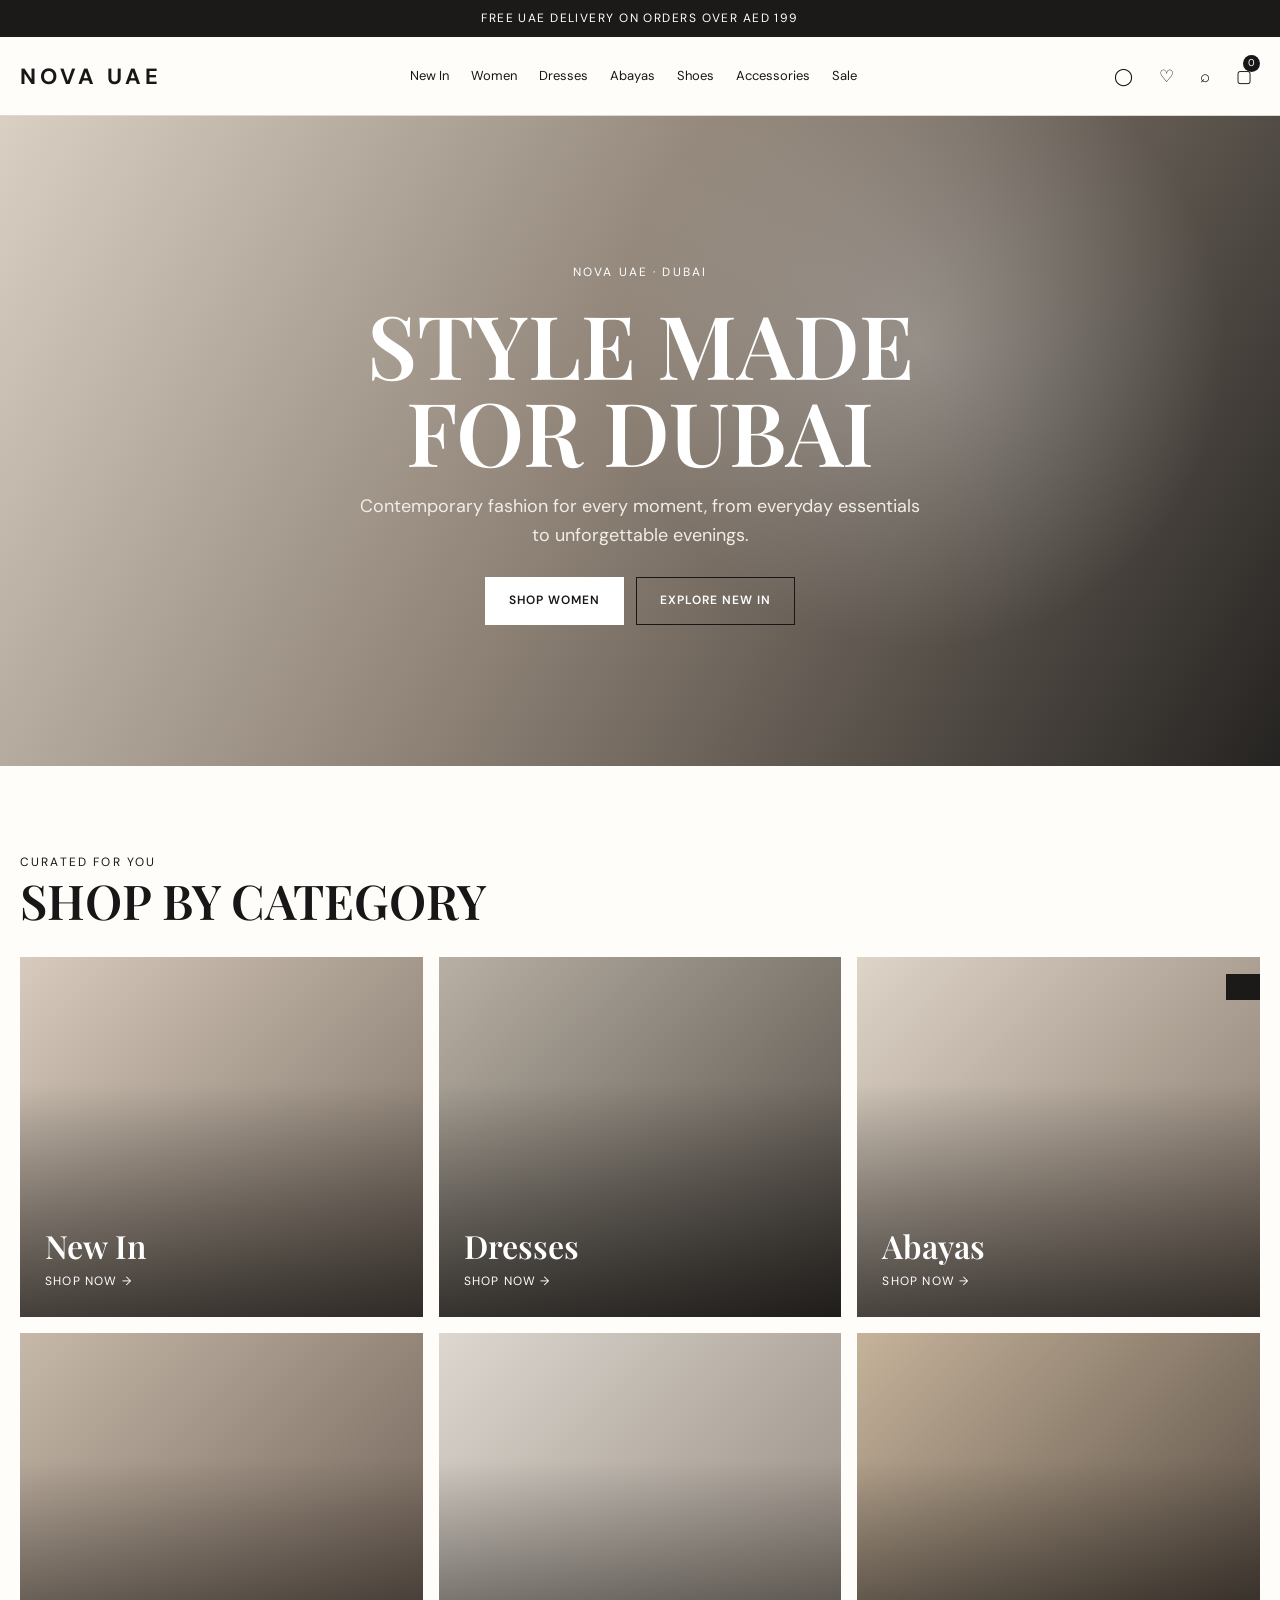
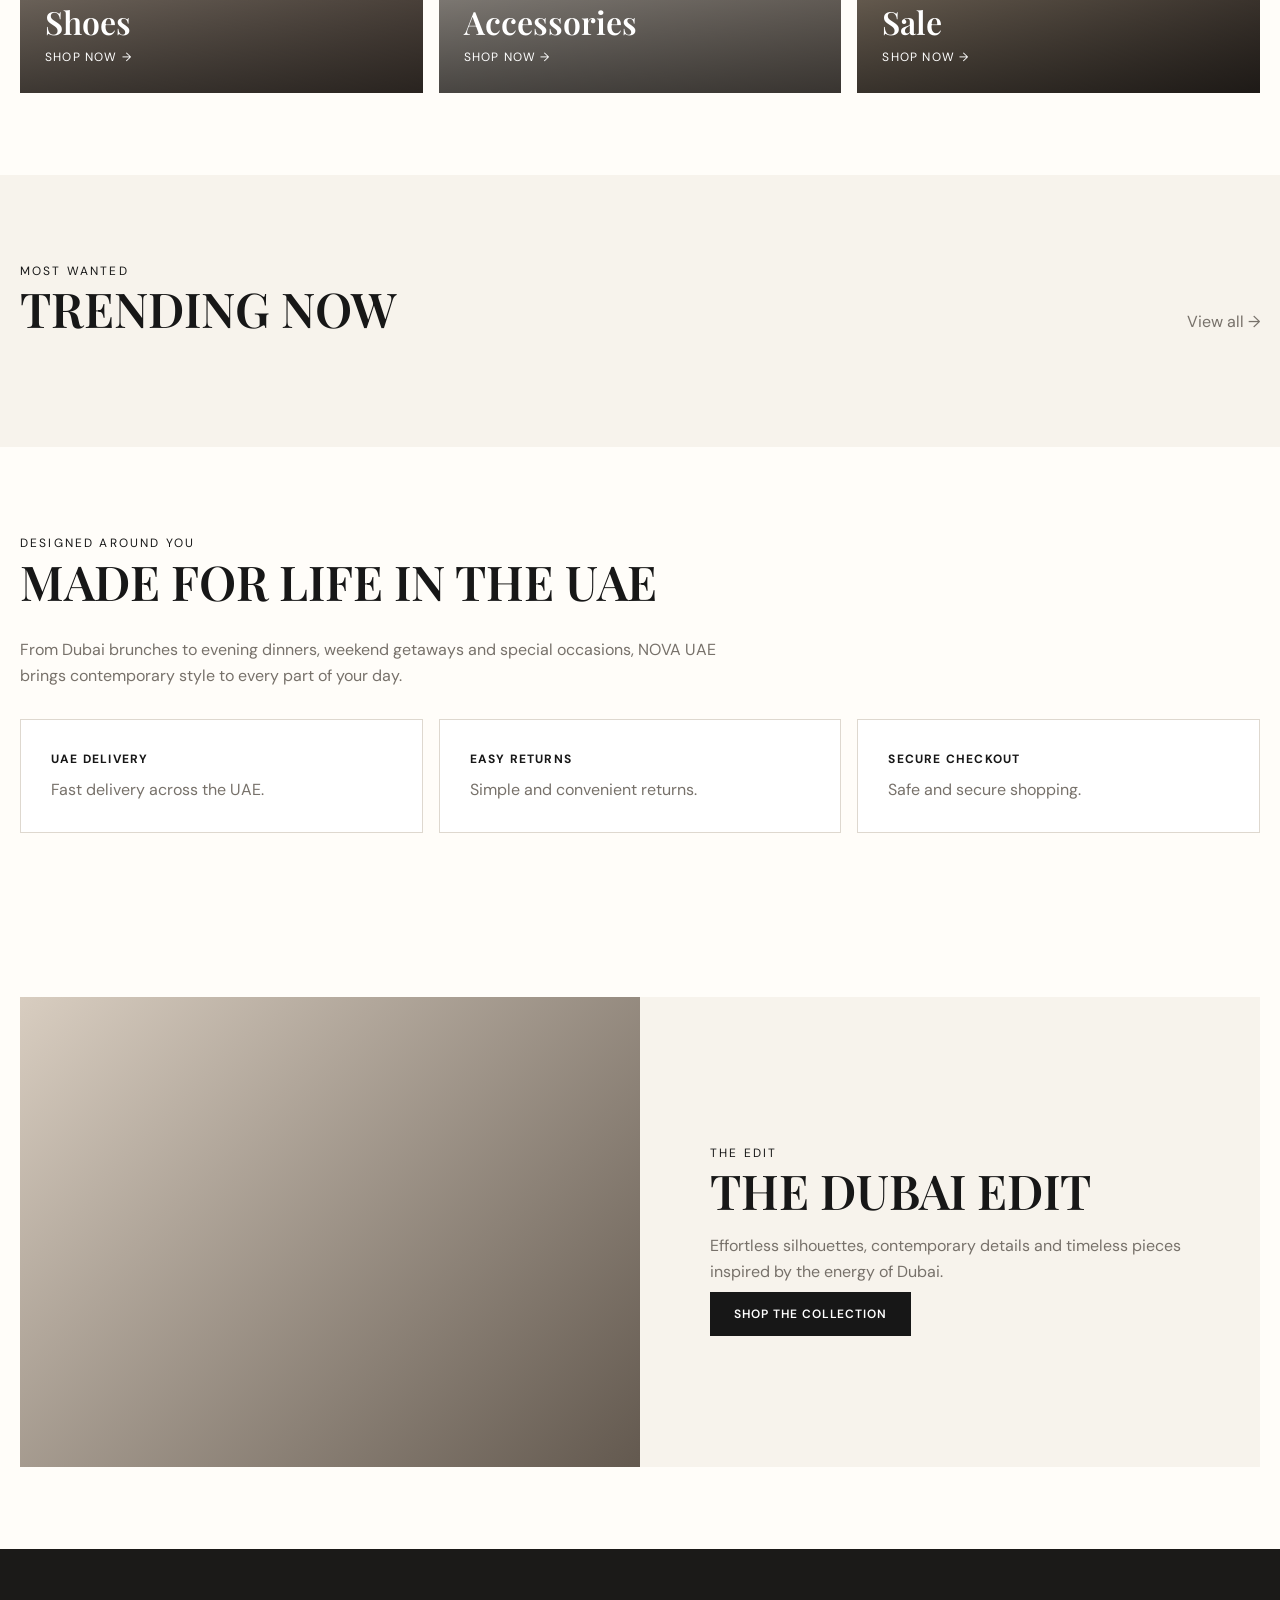
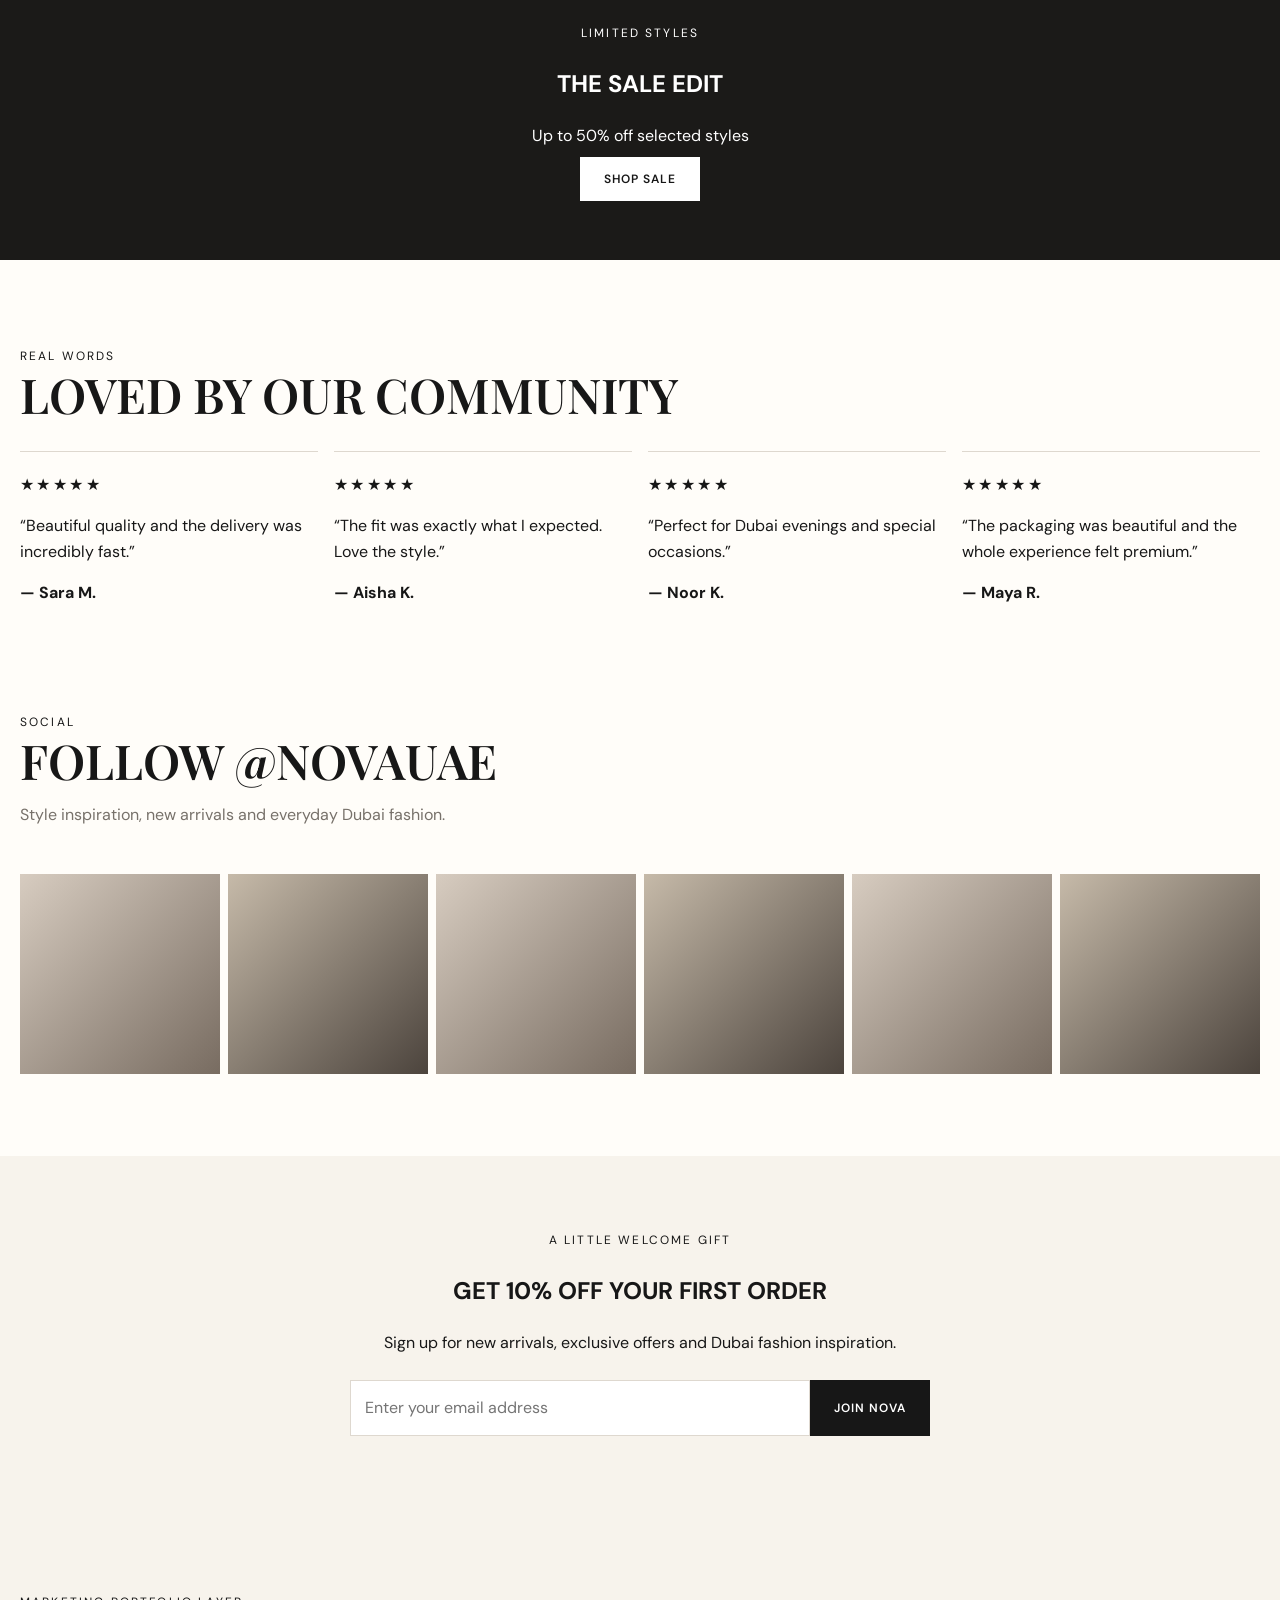
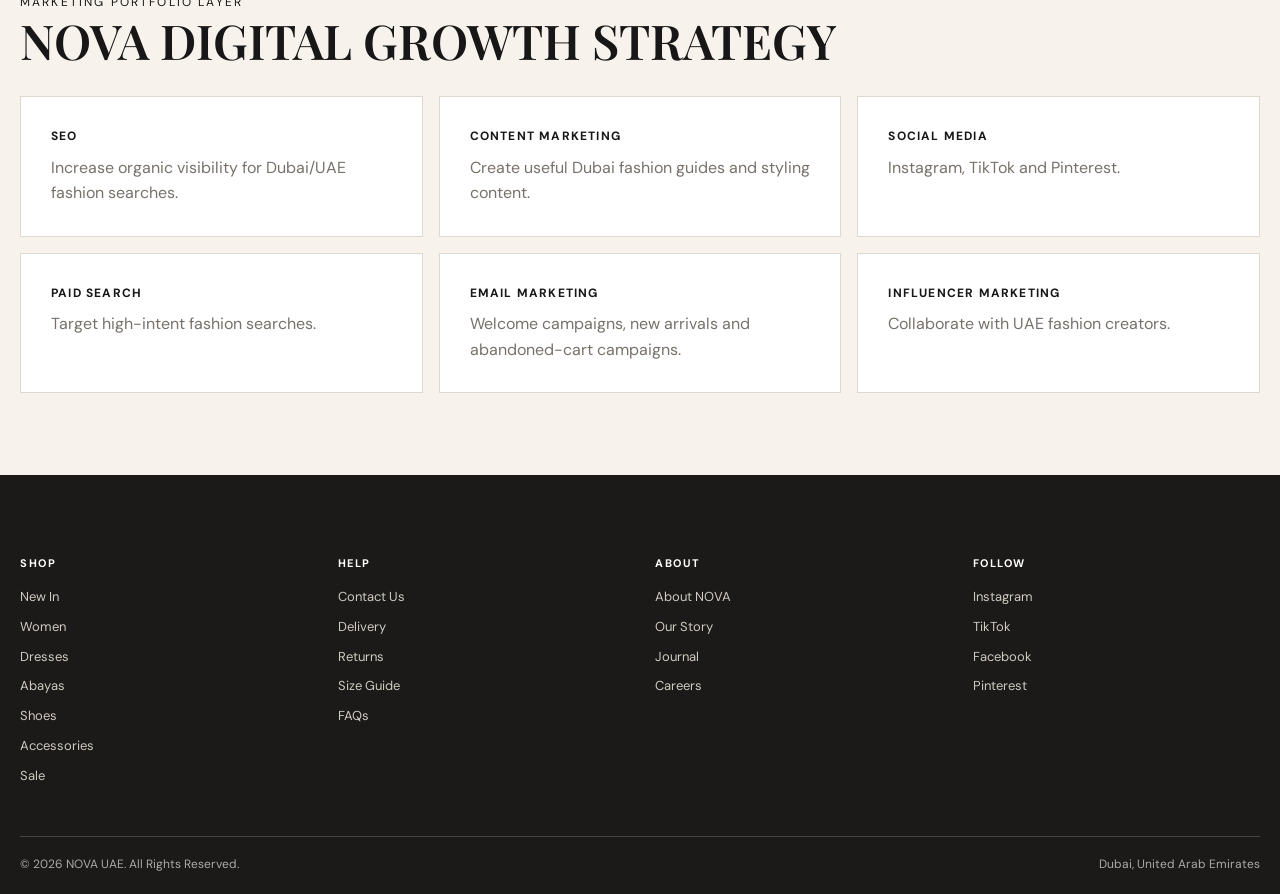
<file: index.html>
<!doctype html><html lang="en"><head><meta charset="utf-8"><title>Women's Fashion Dubai & UAE — NOVA UAE</title><meta name="description" content="Shop NOVA UAE for contemporary women's fashion, dresses, abayas, shoes and accessories designed for life in the UAE."><meta name="viewport" content="width=device-width,initial-scale=1">
<meta name="theme-color" content="#1b1a18"><link rel="icon" href="assets/icons/favicon.svg"><meta property="og:type" content="website"><meta property="og:site_name" content="NOVA UAE">
<link rel="canonical" href="https://www.novauae.example//"><link rel="stylesheet" href="css/style.css">
<script type="application/ld+json">{"@context":"https://schema.org","@type":"OnlineStore","name":"NOVA UAE","url":"https://www.novauae.example/","description":"Contemporary women's fashion for Dubai and the UAE.","brand":{"@type":"Brand","name":"NOVA UAE"},"areaServed":"AE"}</script>
<div class="announcement">FREE UAE DELIVERY ON ORDERS OVER AED 199</div><header class="header"><div class="container"><nav class="nav">
<a class="logo" href="index.html">NOVA UAE</a><div class="navlinks"><a href="shop.html">New In</a><a href="shop.html">Women</a><a href="category.html?cat=Dresses">Dresses</a><a href="category.html?cat=Abayas">Abayas</a><a href="category.html?cat=Shoes">Shoes</a><a href="category.html?cat=Accessories">Accessories</a><a href="shop.html">Sale</a></div>
<div class="actions"><a class="iconbtn account" href="contact.html" aria-label="Account">◯</a><a class="iconbtn wishlist" href="shop.html" aria-label="Wishlist">♡</a><a class="iconbtn" href="shop.html#search" aria-label="Search">⌕</a><a class="iconbtn" href="cart.html" aria-label="Cart">▢<span class="count cart-count">0</span></a><button class="iconbtn hamb" aria-label="Menu">☰</button></div></nav></div></header><main>
<section class="hero"><div class="hero-copy"><span class="eyebrow">NOVA UAE · DUBAI</span><h1>STYLE MADE FOR DUBAI</h1><p>Contemporary fashion for every moment, from everyday essentials to unforgettable evenings.</p><div class="btns"><a class="btn light" href="shop.html">SHOP WOMEN</a><a class="btn ghost" href="shop.html">EXPLORE NEW IN</a></div></div></section>
<section class="section"><div class="container"><div class="section-head"><div><span class="eyebrow">Curated for you</span><h2>SHOP BY CATEGORY</h2></div></div><div class="category-grid">
<a class="category-card" href="shop.html"><div><h3>New In</h3><span>Shop Now →</span></div></a><a class="category-card" href="category.html?cat=Dresses"><div><h3>Dresses</h3><span>Shop Now →</span></div></a><a class="category-card" href="category.html?cat=Abayas"><div><h3>Abayas</h3><span>Shop Now →</span></div></a><a class="category-card" href="category.html?cat=Shoes"><div><h3>Shoes</h3><span>Shop Now →</span></div></a><a class="category-card" href="category.html?cat=Accessories"><div><h3>Accessories</h3><span>Shop Now →</span></div></a><a class="category-card" href="shop.html"><div><h3>Sale</h3><span>Shop Now →</span></div></a>
</div></div></section>
<section class="section" style="background:var(--ivory)"><div class="container"><div class="section-head"><div><span class="eyebrow">Most wanted</span><h2>TRENDING NOW</h2></div><a class="muted" href="shop.html">View all →</a></div><div id="homeProducts" class="product-grid"></div></div></section>
<section class="section"><div class="container"><div class="section-head"><div><span class="eyebrow">Designed around you</span><h2>MADE FOR LIFE IN THE UAE</h2></div></div><p class="muted" style="max-width:720px;margin-bottom:30px">From Dubai brunches to evening dinners, weekend getaways and special occasions, NOVA UAE brings contemporary style to every part of your day.</p><div class="features"><div class="feature"><b>UAE Delivery</b><span class="muted">Fast delivery across the UAE.</span></div><div class="feature"><b>Easy Returns</b><span class="muted">Simple and convenient returns.</span></div><div class="feature"><b>Secure Checkout</b><span class="muted">Safe and secure shopping.</span></div></div></div></section>
<section class="section"><div class="container"><div class="split"><div class="split-visual"></div><div class="split-copy"><div><span class="eyebrow">The edit</span><h2>THE DUBAI EDIT</h2><p class="muted">Effortless silhouettes, contemporary details and timeless pieces inspired by the energy of Dubai.</p><a class="btn" href="shop.html">SHOP THE COLLECTION</a></div></div></div></div></section>
<section class="sale-banner"><span class="eyebrow">Limited styles</span><h2>THE SALE EDIT</h2><p>Up to 50% off selected styles</p><a class="btn light" href="shop.html">SHOP SALE</a></section>
<section class="section"><div class="container"><div class="section-head"><div><span class="eyebrow">Real words</span><h2>LOVED BY OUR COMMUNITY</h2></div></div><div class="reviews">
<div class="review"><div class="stars">★★★★★</div><p>“Beautiful quality and the delivery was incredibly fast.”</p><b>— Sara M.</b></div><div class="review"><div class="stars">★★★★★</div><p>“The fit was exactly what I expected. Love the style.”</p><b>— Aisha K.</b></div><div class="review"><div class="stars">★★★★★</div><p>“Perfect for Dubai evenings and special occasions.”</p><b>— Noor K.</b></div><div class="review"><div class="stars">★★★★★</div><p>“The packaging was beautiful and the whole experience felt premium.”</p><b>— Maya R.</b></div>
</div></div></section>
<section class="section" style="padding-top:0"><div class="container"><div class="section-head"><div><span class="eyebrow">Social</span><h2>FOLLOW @NOVAUAE</h2><p class="muted">Style inspiration, new arrivals and everyday Dubai fashion.</p></div></div><div class="instagram"><a class="insta" href="https://www.instagram.com/" target="_blank" rel="noopener"><span>◎ View Post</span></a><a class="insta" href="https://www.instagram.com/" target="_blank" rel="noopener"><span>◎ View Post</span></a><a class="insta" href="https://www.instagram.com/" target="_blank" rel="noopener"><span>◎ View Post</span></a><a class="insta" href="https://www.instagram.com/" target="_blank" rel="noopener"><span>◎ View Post</span></a><a class="insta" href="https://www.instagram.com/" target="_blank" rel="noopener"><span>◎ View Post</span></a><a class="insta" href="https://www.instagram.com/" target="_blank" rel="noopener"><span>◎ View Post</span></a></div></div></section>
<section class="newsletter"><div class="container"><span class="eyebrow">A little welcome gift</span><h2>GET 10% OFF YOUR FIRST ORDER</h2><p>Sign up for new arrivals, exclusive offers and Dubai fashion inspiration.</p><form><input type="email" placeholder="Enter your email address" required aria-label="Email address"><button class="btn" type="submit">JOIN NOVA</button></form></div></section>
<section class="section" style="background:var(--ivory)"><div class="container"><span class="eyebrow">Marketing portfolio layer</span><h2>NOVA DIGITAL GROWTH STRATEGY</h2><div class="features" style="margin-top:30px"><div class="feature"><b>SEO</b><span class="muted">Increase organic visibility for Dubai/UAE fashion searches.</span></div><div class="feature"><b>CONTENT MARKETING</b><span class="muted">Create useful Dubai fashion guides and styling content.</span></div><div class="feature"><b>SOCIAL MEDIA</b><span class="muted">Instagram, TikTok and Pinterest.</span></div><div class="feature"><b>PAID SEARCH</b><span class="muted">Target high-intent fashion searches.</span></div><div class="feature"><b>EMAIL MARKETING</b><span class="muted">Welcome campaigns, new arrivals and abandoned-cart campaigns.</span></div><div class="feature"><b>INFLUENCER MARKETING</b><span class="muted">Collaborate with UAE fashion creators.</span></div></div></div></section>
</main><script>document.addEventListener("DOMContentLoaded",()=>renderProducts("#homeProducts",products.slice(0,8)));</script>
<!-- GA4 Measurement ID goes here --><!-- Google Search Console verification goes here --><!-- Meta Pixel ID goes here --><footer class="footer"><div class="container"><div class="footer-grid">
<div><h4>Shop</h4><a href="shop.html?cat=New%20In">New In</a><a href="shop.html">Women</a><a href="category.html?cat=Dresses">Dresses</a><a href="category.html?cat=Abayas">Abayas</a><a href="category.html?cat=Shoes">Shoes</a><a href="category.html?cat=Accessories">Accessories</a><a href="shop.html">Sale</a></div>
<div><h4>Help</h4><a href="contact.html">Contact Us</a><a href="contact.html#delivery">Delivery</a><a href="contact.html#returns">Returns</a><a href="contact.html#size">Size Guide</a><a href="contact.html#faq">FAQs</a></div>
<div><h4>About</h4><a href="about.html">About NOVA</a><a href="about.html">Our Story</a><a href="blog.html">Journal</a><a href="contact.html">Careers</a></div>
<div><h4>Follow</h4><a href="https://www.instagram.com/" target="_blank" rel="noopener">Instagram</a><a href="https://www.tiktok.com/" target="_blank" rel="noopener">TikTok</a><a href="https://www.facebook.com/" target="_blank" rel="noopener">Facebook</a><a href="https://www.pinterest.com/" target="_blank" rel="noopener">Pinterest</a></div>
</div><div class="footer-bottom"><span>© 2026 NOVA UAE. All Rights Reserved.</span><span>Dubai, United Arab Emirates</span></div></div></footer>
<div class="toast"></div><script src="js/products.js"></script><script src="js/script.js"></script></body></html>
</file>
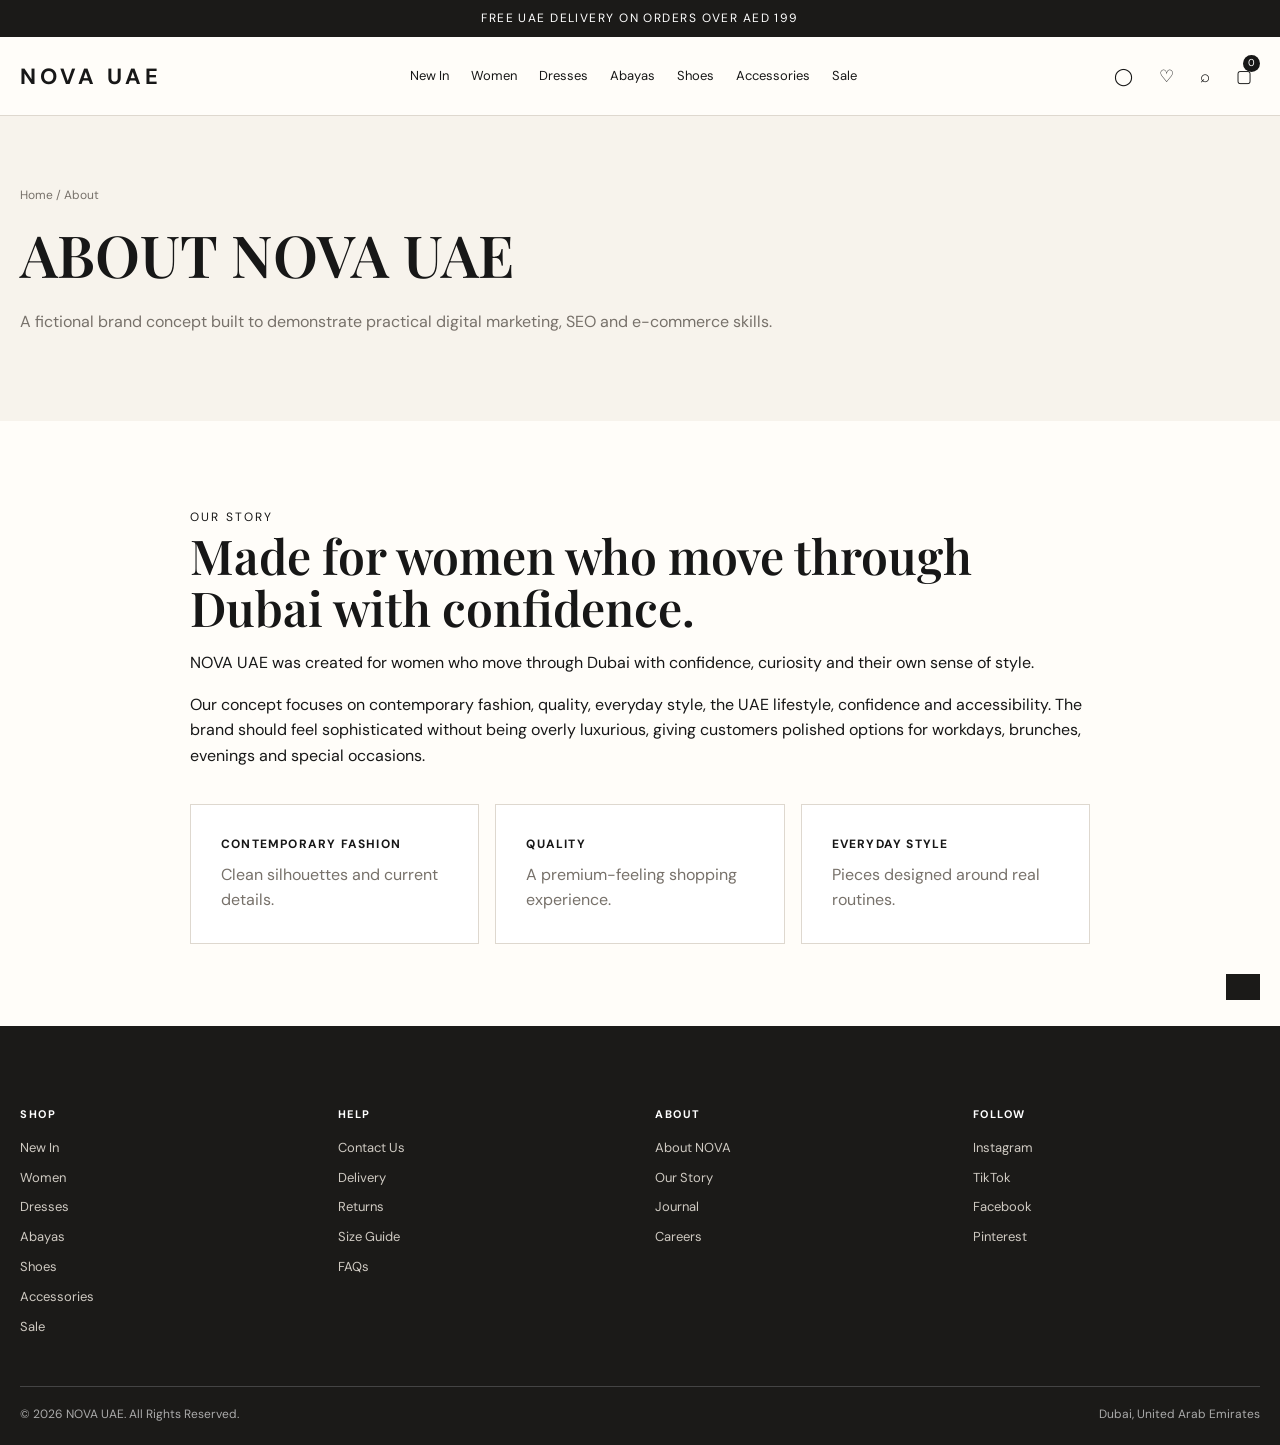
<file: about.html>
<!doctype html><html lang="en"><head><meta charset="utf-8"><title>About NOVA UAE — NOVA UAE</title><meta name="description" content="Learn about NOVA UAE, a fictional contemporary women's fashion brand concept."><meta name="viewport" content="width=device-width,initial-scale=1">
<meta name="theme-color" content="#1b1a18"><link rel="icon" href="assets/icons/favicon.svg"><meta property="og:type" content="website"><meta property="og:site_name" content="NOVA UAE">
<link rel="canonical" href="https://www.novauae.example/about.html"><link rel="stylesheet" href="css/style.css">
<script type="application/ld+json">{"@context":"https://schema.org","@type":"OnlineStore","name":"NOVA UAE","url":"https://www.novauae.example/","description":"Contemporary women's fashion for Dubai and the UAE.","brand":{"@type":"Brand","name":"NOVA UAE"},"areaServed":"AE"}</script>
<div class="announcement">FREE UAE DELIVERY ON ORDERS OVER AED 199</div><header class="header"><div class="container"><nav class="nav">
<a class="logo" href="index.html">NOVA UAE</a><div class="navlinks"><a href="shop.html">New In</a><a href="shop.html">Women</a><a href="category.html?cat=Dresses">Dresses</a><a href="category.html?cat=Abayas">Abayas</a><a href="category.html?cat=Shoes">Shoes</a><a href="category.html?cat=Accessories">Accessories</a><a href="shop.html">Sale</a></div>
<div class="actions"><a class="iconbtn account" href="contact.html" aria-label="Account">◯</a><a class="iconbtn wishlist" href="shop.html" aria-label="Wishlist">♡</a><a class="iconbtn" href="shop.html#search" aria-label="Search">⌕</a><a class="iconbtn" href="cart.html" aria-label="Cart">▢<span class="count cart-count">0</span></a><button class="iconbtn hamb" aria-label="Menu">☰</button></div></nav></div></header><main><section class="page-hero"><div class="container"><div class="breadcrumbs"><a href="index.html">Home</a> / About</div><h1>ABOUT NOVA UAE</h1><p class="muted">A fictional brand concept built to demonstrate practical digital marketing, SEO and e-commerce skills.</p></div></section><section class="section"><div class="container" style="max-width:900px"><span class="eyebrow">Our story</span><h2>Made for women who move through Dubai with confidence.</h2><p>NOVA UAE was created for women who move through Dubai with confidence, curiosity and their own sense of style.</p><p>Our concept focuses on contemporary fashion, quality, everyday style, the UAE lifestyle, confidence and accessibility. The brand should feel sophisticated without being overly luxurious, giving customers polished options for workdays, brunches, evenings and special occasions.</p><div class="features" style="margin-top:35px"><div class="feature"><b>Contemporary Fashion</b><span class="muted">Clean silhouettes and current details.</span></div><div class="feature"><b>Quality</b><span class="muted">A premium-feeling shopping experience.</span></div><div class="feature"><b>Everyday Style</b><span class="muted">Pieces designed around real routines.</span></div></div></div></section></main><footer class="footer"><div class="container"><div class="footer-grid">
<div><h4>Shop</h4><a href="shop.html?cat=New%20In">New In</a><a href="shop.html">Women</a><a href="category.html?cat=Dresses">Dresses</a><a href="category.html?cat=Abayas">Abayas</a><a href="category.html?cat=Shoes">Shoes</a><a href="category.html?cat=Accessories">Accessories</a><a href="shop.html">Sale</a></div>
<div><h4>Help</h4><a href="contact.html">Contact Us</a><a href="contact.html#delivery">Delivery</a><a href="contact.html#returns">Returns</a><a href="contact.html#size">Size Guide</a><a href="contact.html#faq">FAQs</a></div>
<div><h4>About</h4><a href="about.html">About NOVA</a><a href="about.html">Our Story</a><a href="blog.html">Journal</a><a href="contact.html">Careers</a></div>
<div><h4>Follow</h4><a href="https://www.instagram.com/" target="_blank" rel="noopener">Instagram</a><a href="https://www.tiktok.com/" target="_blank" rel="noopener">TikTok</a><a href="https://www.facebook.com/" target="_blank" rel="noopener">Facebook</a><a href="https://www.pinterest.com/" target="_blank" rel="noopener">Pinterest</a></div>
</div><div class="footer-bottom"><span>© 2026 NOVA UAE. All Rights Reserved.</span><span>Dubai, United Arab Emirates</span></div></div></footer>
<div class="toast"></div><script src="js/products.js"></script><script src="js/script.js"></script></body></html>
</file>
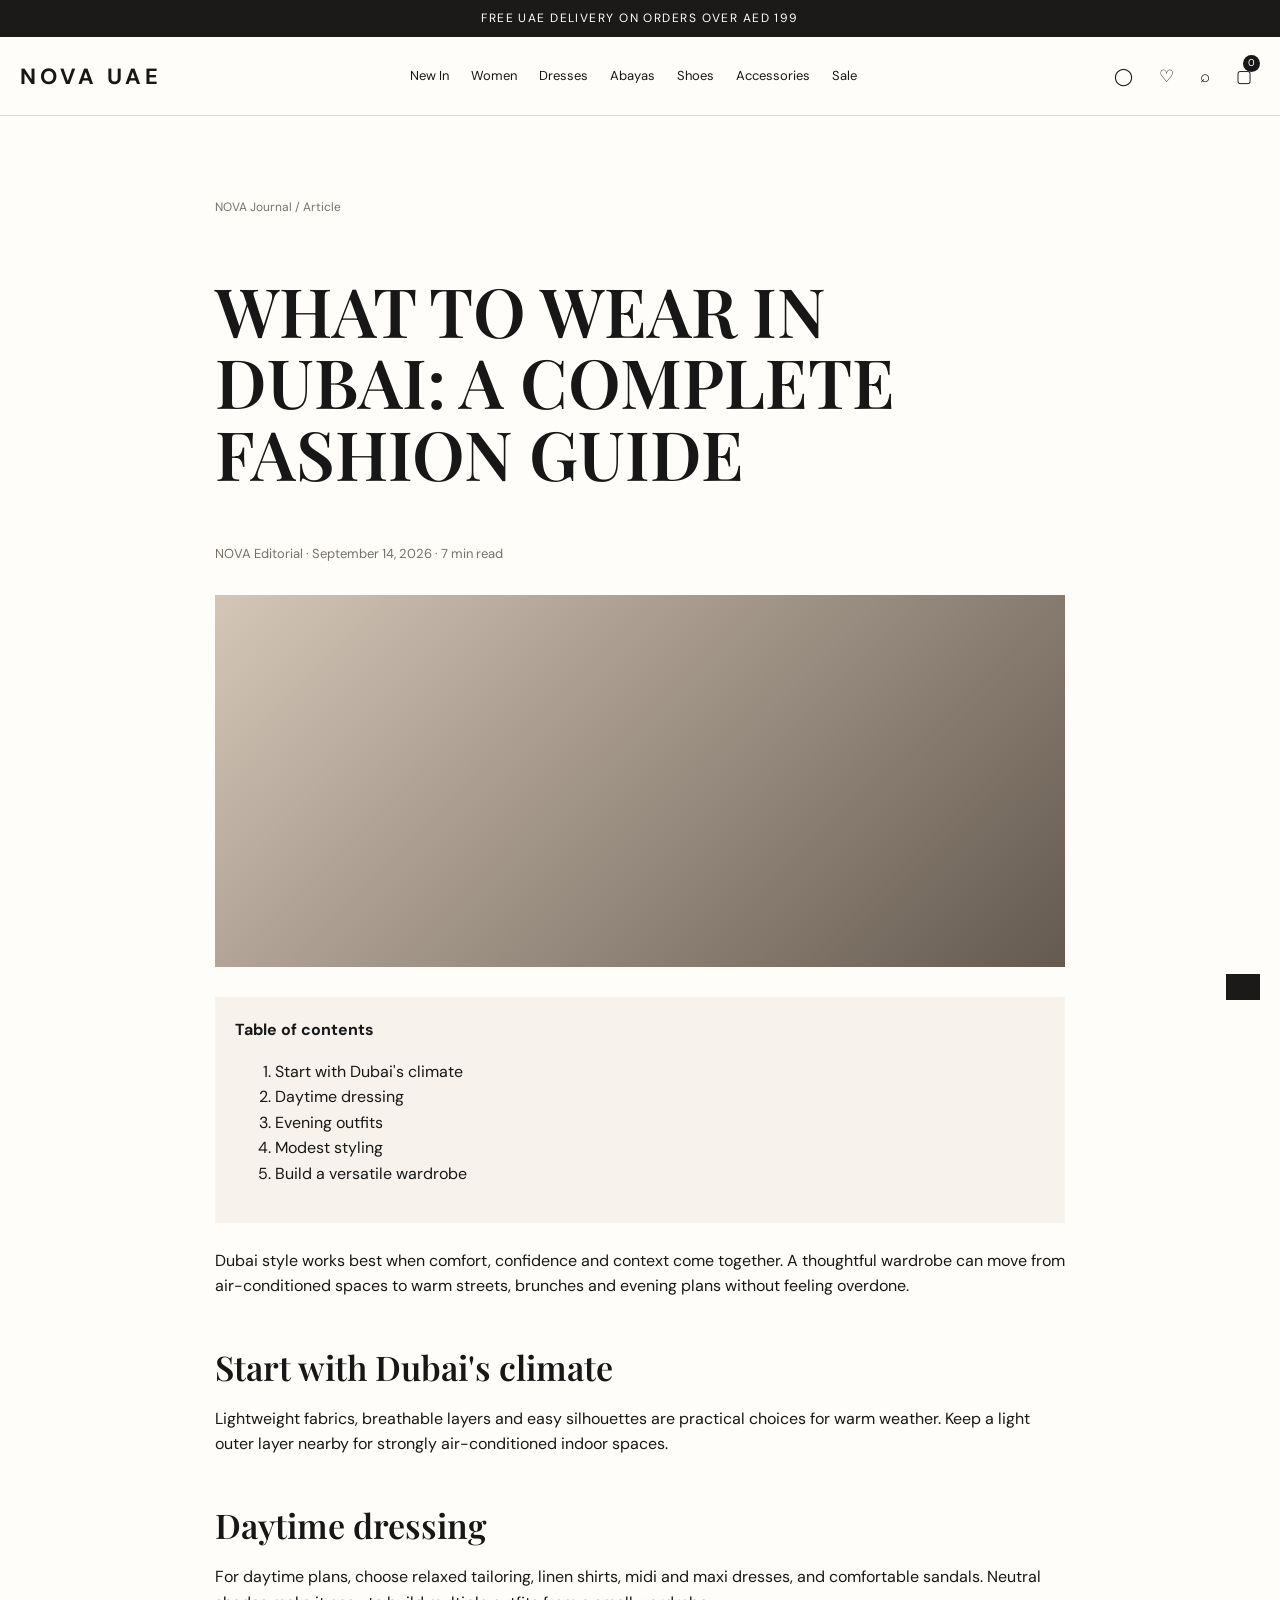
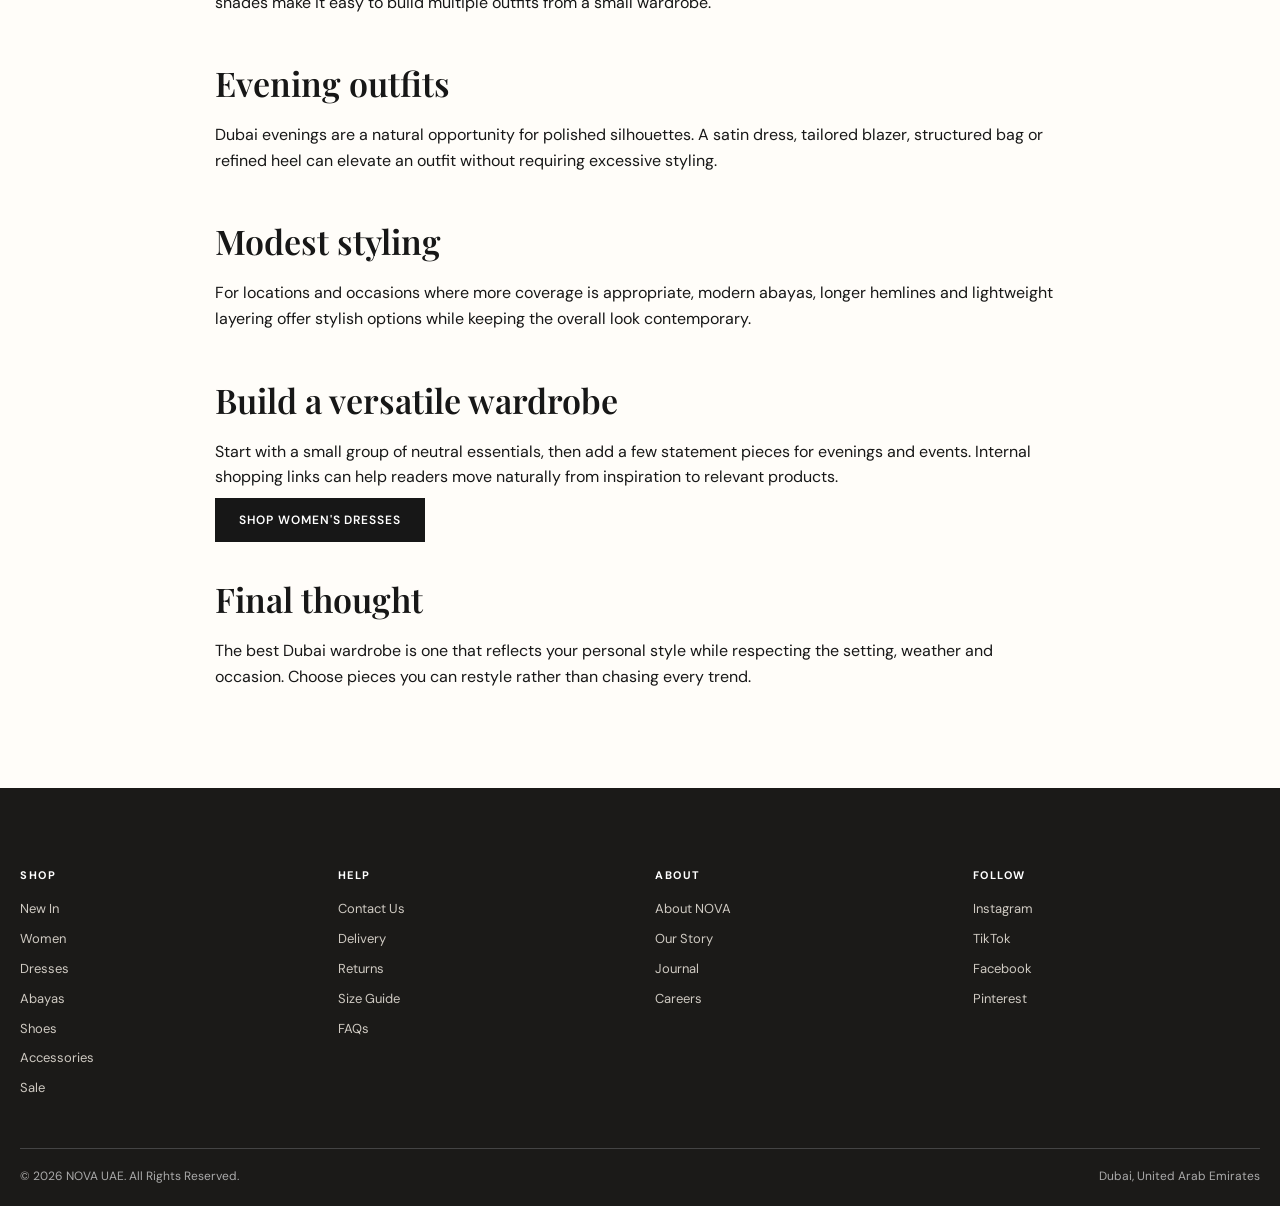
<file: article.html>
<!doctype html><html lang="en"><head><meta charset="utf-8"><title>What to Wear in Dubai — NOVA UAE</title><meta name="description" content="A practical Dubai fashion guide from NOVA Journal."><meta name="viewport" content="width=device-width,initial-scale=1">
<meta name="theme-color" content="#1b1a18"><link rel="icon" href="assets/icons/favicon.svg"><meta property="og:type" content="website"><meta property="og:site_name" content="NOVA UAE">
<link rel="canonical" href="https://www.novauae.example/article.html"><link rel="stylesheet" href="css/style.css">
<script type="application/ld+json">{"@context":"https://schema.org","@type":"OnlineStore","name":"NOVA UAE","url":"https://www.novauae.example/","description":"Contemporary women's fashion for Dubai and the UAE.","brand":{"@type":"Brand","name":"NOVA UAE"},"areaServed":"AE"}</script>
<div class="announcement">FREE UAE DELIVERY ON ORDERS OVER AED 199</div><header class="header"><div class="container"><nav class="nav">
<a class="logo" href="index.html">NOVA UAE</a><div class="navlinks"><a href="shop.html">New In</a><a href="shop.html">Women</a><a href="category.html?cat=Dresses">Dresses</a><a href="category.html?cat=Abayas">Abayas</a><a href="category.html?cat=Shoes">Shoes</a><a href="category.html?cat=Accessories">Accessories</a><a href="shop.html">Sale</a></div>
<div class="actions"><a class="iconbtn account" href="contact.html" aria-label="Account">◯</a><a class="iconbtn wishlist" href="shop.html" aria-label="Wishlist">♡</a><a class="iconbtn" href="shop.html#search" aria-label="Search">⌕</a><a class="iconbtn" href="cart.html" aria-label="Cart">▢<span class="count cart-count">0</span></a><button class="iconbtn hamb" aria-label="Menu">☰</button></div></nav></div></header><main><section class="section"><div class="container article-page"><div class="breadcrumbs"><a href="blog.html">NOVA Journal</a> / Article</div><h1 id="articleTitle">WHAT TO WEAR IN DUBAI: A COMPLETE FASHION GUIDE</h1><div class="article-meta">NOVA Editorial · September 14, 2026 · 7 min read</div><div class="article-hero"></div><div class="toc"><b>Table of contents</b><ol><li><a href="#climate">Start with Dubai's climate</a></li><li><a href="#day">Daytime dressing</a></li><li><a href="#evening">Evening outfits</a></li><li><a href="#modest">Modest styling</a></li><li><a href="#wardrobe">Build a versatile wardrobe</a></li></ol></div><p>Dubai style works best when comfort, confidence and context come together. A thoughtful wardrobe can move from air-conditioned spaces to warm streets, brunches and evening plans without feeling overdone.</p><h2 id="climate">Start with Dubai's climate</h2><p>Lightweight fabrics, breathable layers and easy silhouettes are practical choices for warm weather. Keep a light outer layer nearby for strongly air-conditioned indoor spaces.</p><h2 id="day">Daytime dressing</h2><p>For daytime plans, choose relaxed tailoring, linen shirts, midi and maxi dresses, and comfortable sandals. Neutral shades make it easy to build multiple outfits from a small wardrobe.</p><h2 id="evening">Evening outfits</h2><p>Dubai evenings are a natural opportunity for polished silhouettes. A satin dress, tailored blazer, structured bag or refined heel can elevate an outfit without requiring excessive styling.</p><h2 id="modest">Modest styling</h2><p>For locations and occasions where more coverage is appropriate, modern abayas, longer hemlines and lightweight layering offer stylish options while keeping the overall look contemporary.</p><h2 id="wardrobe">Build a versatile wardrobe</h2><p>Start with a small group of neutral essentials, then add a few statement pieces for evenings and events. Internal shopping links can help readers move naturally from inspiration to relevant products.</p><p><a class="btn" href="category.html?cat=Dresses">SHOP WOMEN'S DRESSES</a></p><h2>Final thought</h2><p>The best Dubai wardrobe is one that reflects your personal style while respecting the setting, weather and occasion. Choose pieces you can restyle rather than chasing every trend.</p></div></section></main>
<script>window.ARTICLE_DATA=[["What to Wear in Dubai: A Complete Fashion Guide", "what to wear in Dubai", "Informational"], ["10 Dubai Fashion Trends to Know in 2026", "Dubai fashion trends", "Informational"], ["How to Style a Modern Abaya", "modern abaya Dubai", "Informational"], ["Best Women's Dresses for Dubai Evening Events", "women's dresses Dubai", "Commercial"], ["Dubai Summer Wardrobe Essentials", "Dubai summer fashion", "Informational"], ["How to Build a Capsule Wardrobe for Dubai", "Dubai capsule wardrobe", "Informational"], ["What to Wear to a Dubai Brunch", "Dubai brunch outfits", "Informational"], ["Evening Outfit Ideas for Dubai", "Dubai evening outfits", "Informational"]];</script><script>document.addEventListener("DOMContentLoaded",()=>{let i=+(new URLSearchParams(location.search).get("i")||0);let a=window.ARTICLE_DATA||[];if(a[i])document.querySelector("#articleTitle").textContent=a[i][0].toUpperCase()})</script><footer class="footer"><div class="container"><div class="footer-grid">
<div><h4>Shop</h4><a href="shop.html?cat=New%20In">New In</a><a href="shop.html">Women</a><a href="category.html?cat=Dresses">Dresses</a><a href="category.html?cat=Abayas">Abayas</a><a href="category.html?cat=Shoes">Shoes</a><a href="category.html?cat=Accessories">Accessories</a><a href="shop.html">Sale</a></div>
<div><h4>Help</h4><a href="contact.html">Contact Us</a><a href="contact.html#delivery">Delivery</a><a href="contact.html#returns">Returns</a><a href="contact.html#size">Size Guide</a><a href="contact.html#faq">FAQs</a></div>
<div><h4>About</h4><a href="about.html">About NOVA</a><a href="about.html">Our Story</a><a href="blog.html">Journal</a><a href="contact.html">Careers</a></div>
<div><h4>Follow</h4><a href="https://www.instagram.com/" target="_blank" rel="noopener">Instagram</a><a href="https://www.tiktok.com/" target="_blank" rel="noopener">TikTok</a><a href="https://www.facebook.com/" target="_blank" rel="noopener">Facebook</a><a href="https://www.pinterest.com/" target="_blank" rel="noopener">Pinterest</a></div>
</div><div class="footer-bottom"><span>© 2026 NOVA UAE. All Rights Reserved.</span><span>Dubai, United Arab Emirates</span></div></div></footer>
<div class="toast"></div><script src="js/products.js"></script><script src="js/script.js"></script></body></html>
</file>
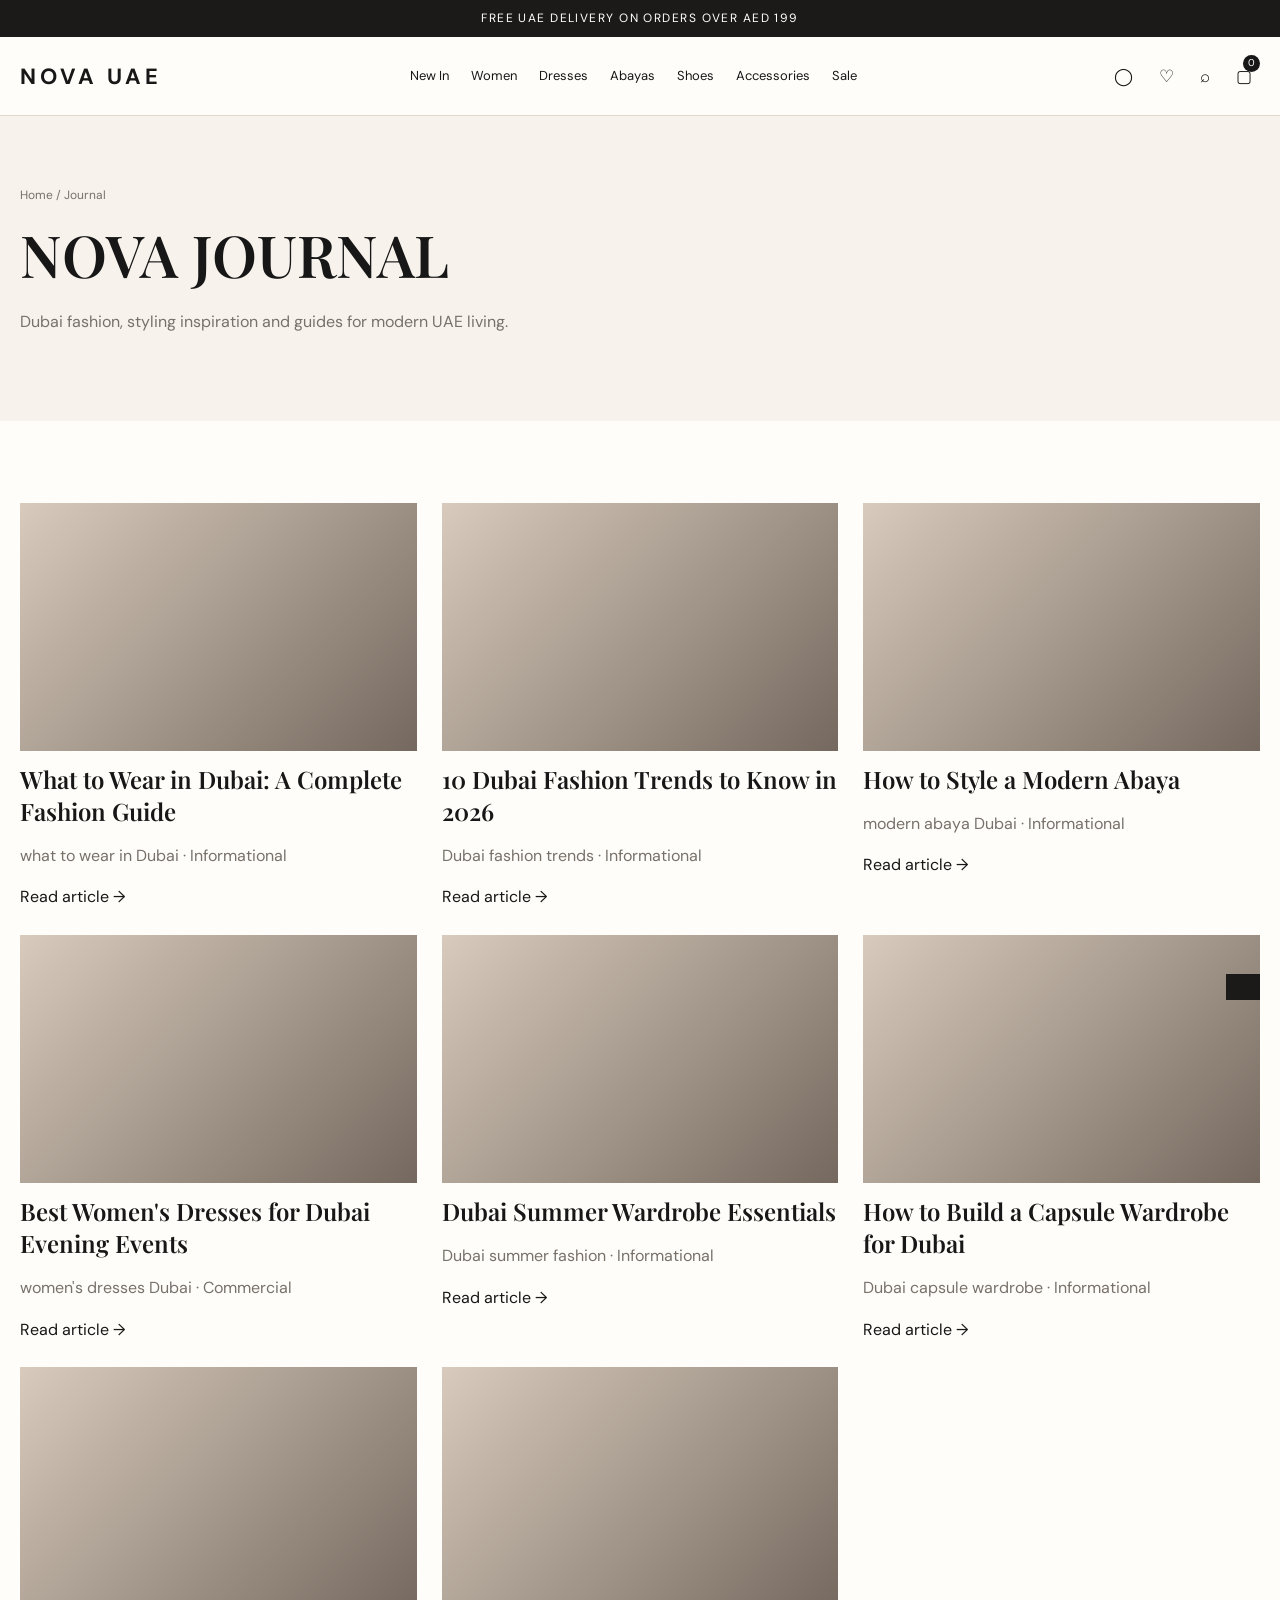
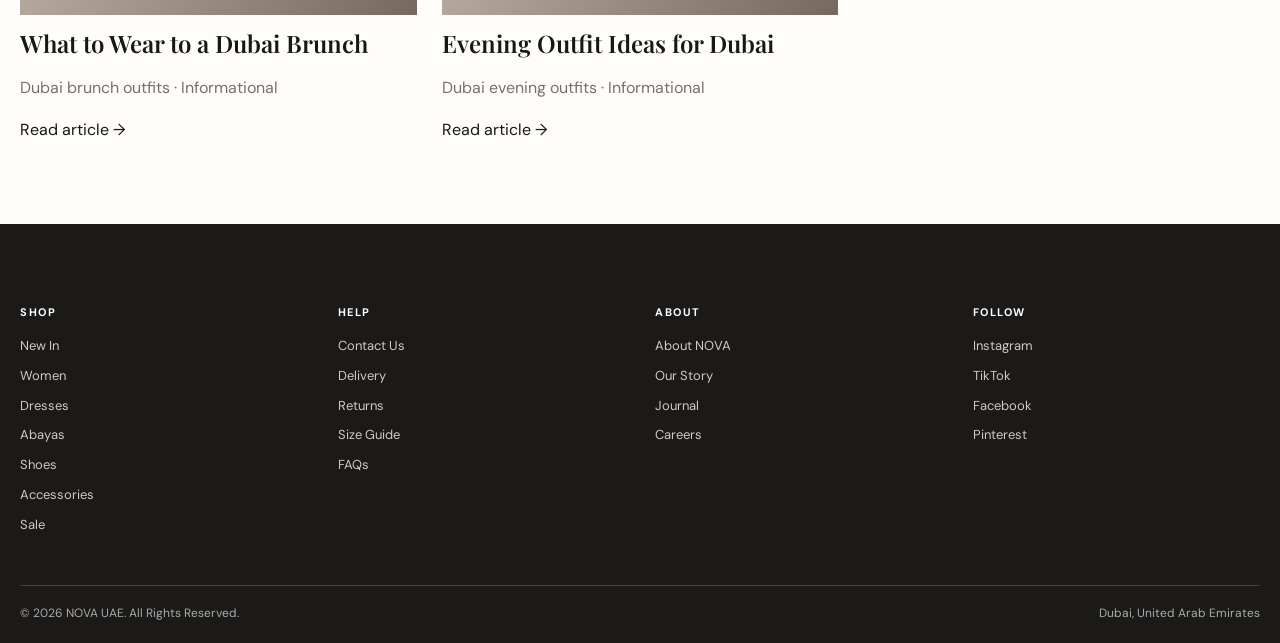
<file: blog.html>
<!doctype html><html lang="en"><head><meta charset="utf-8"><title>Dubai Fashion Journal — NOVA UAE</title><meta name="description" content="Dubai fashion, styling inspiration and guides for modern UAE living."><meta name="viewport" content="width=device-width,initial-scale=1">
<meta name="theme-color" content="#1b1a18"><link rel="icon" href="assets/icons/favicon.svg"><meta property="og:type" content="website"><meta property="og:site_name" content="NOVA UAE">
<link rel="canonical" href="https://www.novauae.example/blog.html"><link rel="stylesheet" href="css/style.css">
<script type="application/ld+json">{"@context":"https://schema.org","@type":"OnlineStore","name":"NOVA UAE","url":"https://www.novauae.example/","description":"Contemporary women's fashion for Dubai and the UAE.","brand":{"@type":"Brand","name":"NOVA UAE"},"areaServed":"AE"}</script>
<div class="announcement">FREE UAE DELIVERY ON ORDERS OVER AED 199</div><header class="header"><div class="container"><nav class="nav">
<a class="logo" href="index.html">NOVA UAE</a><div class="navlinks"><a href="shop.html">New In</a><a href="shop.html">Women</a><a href="category.html?cat=Dresses">Dresses</a><a href="category.html?cat=Abayas">Abayas</a><a href="category.html?cat=Shoes">Shoes</a><a href="category.html?cat=Accessories">Accessories</a><a href="shop.html">Sale</a></div>
<div class="actions"><a class="iconbtn account" href="contact.html" aria-label="Account">◯</a><a class="iconbtn wishlist" href="shop.html" aria-label="Wishlist">♡</a><a class="iconbtn" href="shop.html#search" aria-label="Search">⌕</a><a class="iconbtn" href="cart.html" aria-label="Cart">▢<span class="count cart-count">0</span></a><button class="iconbtn hamb" aria-label="Menu">☰</button></div></nav></div></header><main><section class="page-hero"><div class="container"><div class="breadcrumbs"><a href="index.html">Home</a> / Journal</div><h1>NOVA JOURNAL</h1><p class="muted">Dubai fashion, styling inspiration and guides for modern UAE living.</p></div></section><section class="section"><div class="container"><div class="blog-grid"><article class="article-card"><a href="article.html?i=0"><div class="art-img"></div><h3>What to Wear in Dubai: A Complete Fashion Guide</h3><p class="muted">what to wear in Dubai · Informational</p><span>Read article →</span></a></article><article class="article-card"><a href="article.html?i=1"><div class="art-img"></div><h3>10 Dubai Fashion Trends to Know in 2026</h3><p class="muted">Dubai fashion trends · Informational</p><span>Read article →</span></a></article><article class="article-card"><a href="article.html?i=2"><div class="art-img"></div><h3>How to Style a Modern Abaya</h3><p class="muted">modern abaya Dubai · Informational</p><span>Read article →</span></a></article><article class="article-card"><a href="article.html?i=3"><div class="art-img"></div><h3>Best Women's Dresses for Dubai Evening Events</h3><p class="muted">women's dresses Dubai · Commercial</p><span>Read article →</span></a></article><article class="article-card"><a href="article.html?i=4"><div class="art-img"></div><h3>Dubai Summer Wardrobe Essentials</h3><p class="muted">Dubai summer fashion · Informational</p><span>Read article →</span></a></article><article class="article-card"><a href="article.html?i=5"><div class="art-img"></div><h3>How to Build a Capsule Wardrobe for Dubai</h3><p class="muted">Dubai capsule wardrobe · Informational</p><span>Read article →</span></a></article><article class="article-card"><a href="article.html?i=6"><div class="art-img"></div><h3>What to Wear to a Dubai Brunch</h3><p class="muted">Dubai brunch outfits · Informational</p><span>Read article →</span></a></article><article class="article-card"><a href="article.html?i=7"><div class="art-img"></div><h3>Evening Outfit Ideas for Dubai</h3><p class="muted">Dubai evening outfits · Informational</p><span>Read article →</span></a></article></div></div></section></main><footer class="footer"><div class="container"><div class="footer-grid">
<div><h4>Shop</h4><a href="shop.html?cat=New%20In">New In</a><a href="shop.html">Women</a><a href="category.html?cat=Dresses">Dresses</a><a href="category.html?cat=Abayas">Abayas</a><a href="category.html?cat=Shoes">Shoes</a><a href="category.html?cat=Accessories">Accessories</a><a href="shop.html">Sale</a></div>
<div><h4>Help</h4><a href="contact.html">Contact Us</a><a href="contact.html#delivery">Delivery</a><a href="contact.html#returns">Returns</a><a href="contact.html#size">Size Guide</a><a href="contact.html#faq">FAQs</a></div>
<div><h4>About</h4><a href="about.html">About NOVA</a><a href="about.html">Our Story</a><a href="blog.html">Journal</a><a href="contact.html">Careers</a></div>
<div><h4>Follow</h4><a href="https://www.instagram.com/" target="_blank" rel="noopener">Instagram</a><a href="https://www.tiktok.com/" target="_blank" rel="noopener">TikTok</a><a href="https://www.facebook.com/" target="_blank" rel="noopener">Facebook</a><a href="https://www.pinterest.com/" target="_blank" rel="noopener">Pinterest</a></div>
</div><div class="footer-bottom"><span>© 2026 NOVA UAE. All Rights Reserved.</span><span>Dubai, United Arab Emirates</span></div></div></footer>
<div class="toast"></div><script src="js/products.js"></script><script src="js/script.js"></script></body></html>
</file>
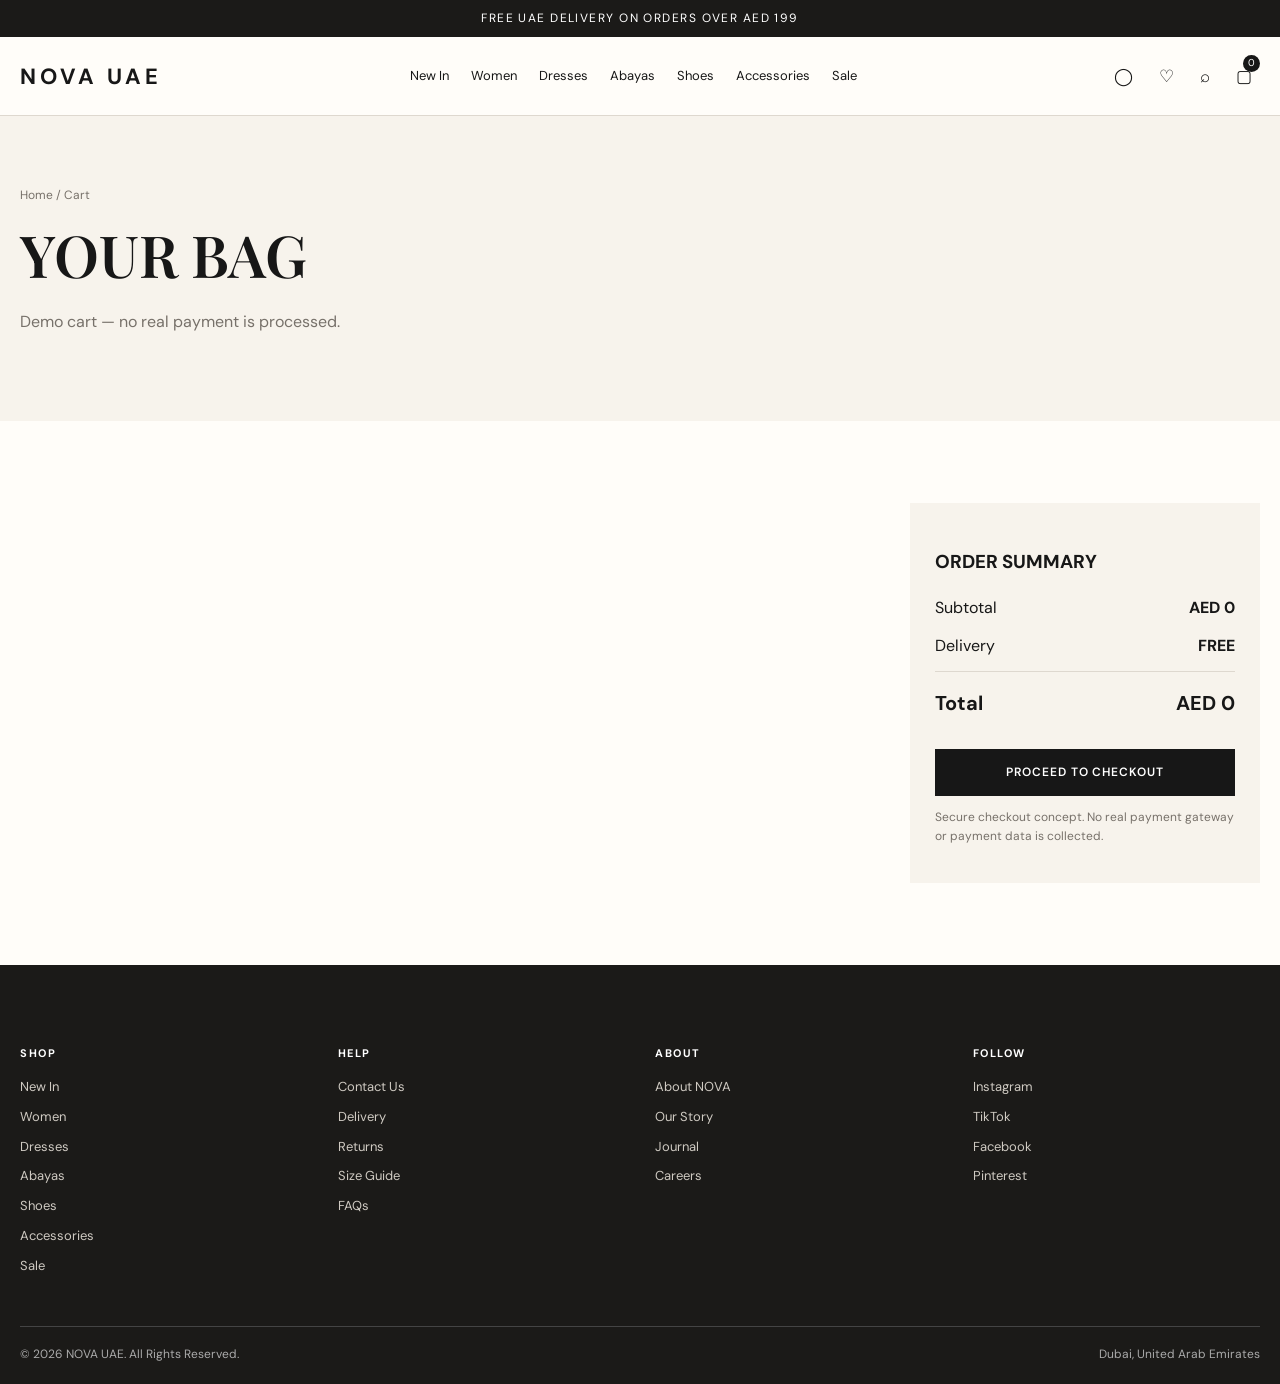
<file: cart.html>
<!doctype html><html lang="en"><head><meta charset="utf-8"><title>Shopping Bag — NOVA UAE</title><meta name="description" content="Review your NOVA UAE shopping bag."><meta name="viewport" content="width=device-width,initial-scale=1">
<meta name="theme-color" content="#1b1a18"><link rel="icon" href="assets/icons/favicon.svg"><meta property="og:type" content="website"><meta property="og:site_name" content="NOVA UAE">
<link rel="canonical" href="https://www.novauae.example/cart.html"><link rel="stylesheet" href="css/style.css">
<script type="application/ld+json">{"@context":"https://schema.org","@type":"OnlineStore","name":"NOVA UAE","url":"https://www.novauae.example/","description":"Contemporary women's fashion for Dubai and the UAE.","brand":{"@type":"Brand","name":"NOVA UAE"},"areaServed":"AE"}</script>
<div class="announcement">FREE UAE DELIVERY ON ORDERS OVER AED 199</div><header class="header"><div class="container"><nav class="nav">
<a class="logo" href="index.html">NOVA UAE</a><div class="navlinks"><a href="shop.html">New In</a><a href="shop.html">Women</a><a href="category.html?cat=Dresses">Dresses</a><a href="category.html?cat=Abayas">Abayas</a><a href="category.html?cat=Shoes">Shoes</a><a href="category.html?cat=Accessories">Accessories</a><a href="shop.html">Sale</a></div>
<div class="actions"><a class="iconbtn account" href="contact.html" aria-label="Account">◯</a><a class="iconbtn wishlist" href="shop.html" aria-label="Wishlist">♡</a><a class="iconbtn" href="shop.html#search" aria-label="Search">⌕</a><a class="iconbtn" href="cart.html" aria-label="Cart">▢<span class="count cart-count">0</span></a><button class="iconbtn hamb" aria-label="Menu">☰</button></div></nav></div></header><main><section class="page-hero"><div class="container"><div class="breadcrumbs"><a href="index.html">Home</a> / Cart</div><h1>YOUR BAG</h1><p class="muted">Demo cart — no real payment is processed.</p></div></section><section class="section"><div class="container cart-layout"><div id="cartItems"></div><aside class="summary"><h3>ORDER SUMMARY</h3><div class="summary-row"><span>Subtotal</span><strong id="subtotal">AED 0</strong></div><div class="summary-row"><span>Delivery</span><strong id="delivery">FREE</strong></div><div class="summary-row total"><span>Total</span><strong id="total">AED 0</strong></div><button class="btn" style="width:100%;margin-top:18px" onclick="toast('Checkout is demonstration-only')">PROCEED TO CHECKOUT</button><p class="muted" style="font-size:12px">Secure checkout concept. No real payment gateway or payment data is collected.</p></aside></div></section></main><footer class="footer"><div class="container"><div class="footer-grid">
<div><h4>Shop</h4><a href="shop.html?cat=New%20In">New In</a><a href="shop.html">Women</a><a href="category.html?cat=Dresses">Dresses</a><a href="category.html?cat=Abayas">Abayas</a><a href="category.html?cat=Shoes">Shoes</a><a href="category.html?cat=Accessories">Accessories</a><a href="shop.html">Sale</a></div>
<div><h4>Help</h4><a href="contact.html">Contact Us</a><a href="contact.html#delivery">Delivery</a><a href="contact.html#returns">Returns</a><a href="contact.html#size">Size Guide</a><a href="contact.html#faq">FAQs</a></div>
<div><h4>About</h4><a href="about.html">About NOVA</a><a href="about.html">Our Story</a><a href="blog.html">Journal</a><a href="contact.html">Careers</a></div>
<div><h4>Follow</h4><a href="https://www.instagram.com/" target="_blank" rel="noopener">Instagram</a><a href="https://www.tiktok.com/" target="_blank" rel="noopener">TikTok</a><a href="https://www.facebook.com/" target="_blank" rel="noopener">Facebook</a><a href="https://www.pinterest.com/" target="_blank" rel="noopener">Pinterest</a></div>
</div><div class="footer-bottom"><span>© 2026 NOVA UAE. All Rights Reserved.</span><span>Dubai, United Arab Emirates</span></div></div></footer>
<div class="toast"></div><script src="js/products.js"></script><script src="js/script.js"></script></body></html>
</file>
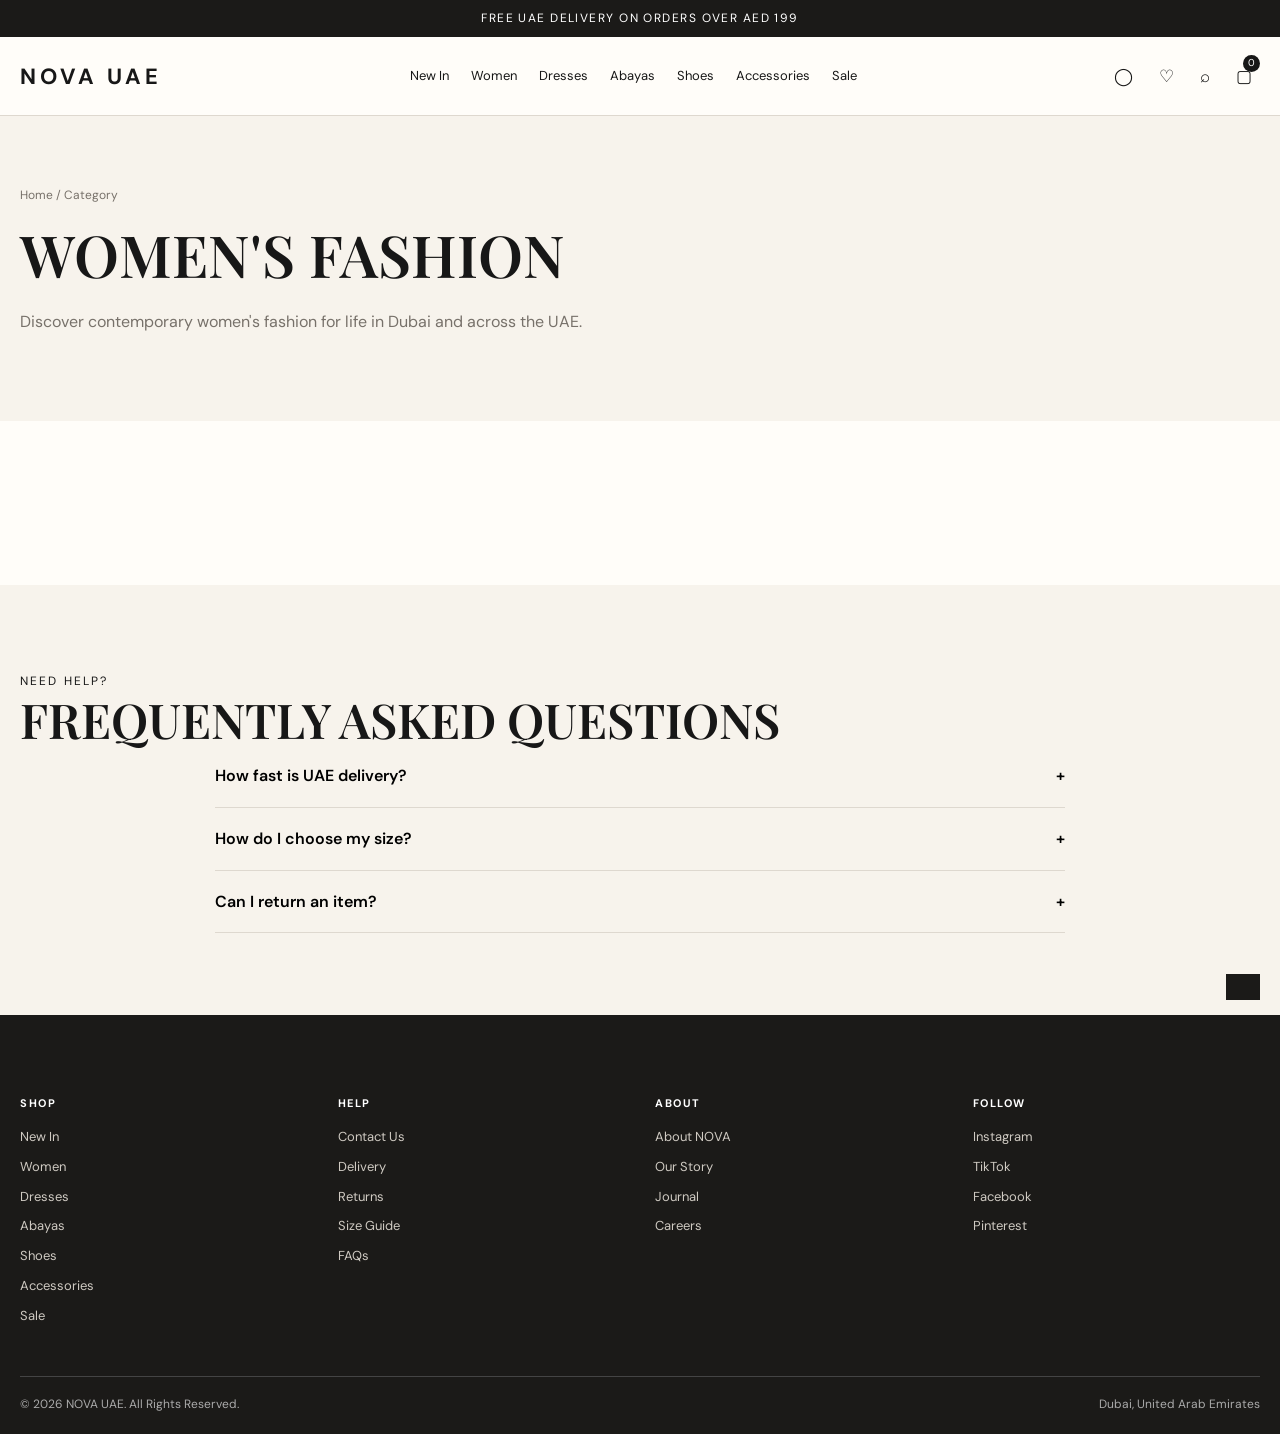
<file: category.html>
<!doctype html><html lang="en"><head><meta charset="utf-8"><title>Women's Fashion Categories — NOVA UAE</title><meta name="description" content="Discover contemporary women's fashion categories at NOVA UAE."><meta name="viewport" content="width=device-width,initial-scale=1">
<meta name="theme-color" content="#1b1a18"><link rel="icon" href="assets/icons/favicon.svg"><meta property="og:type" content="website"><meta property="og:site_name" content="NOVA UAE">
<link rel="canonical" href="https://www.novauae.example/category.html"><link rel="stylesheet" href="css/style.css">
<script type="application/ld+json">{"@context":"https://schema.org","@type":"OnlineStore","name":"NOVA UAE","url":"https://www.novauae.example/","description":"Contemporary women's fashion for Dubai and the UAE.","brand":{"@type":"Brand","name":"NOVA UAE"},"areaServed":"AE"}</script>
<div class="announcement">FREE UAE DELIVERY ON ORDERS OVER AED 199</div><header class="header"><div class="container"><nav class="nav">
<a class="logo" href="index.html">NOVA UAE</a><div class="navlinks"><a href="shop.html">New In</a><a href="shop.html">Women</a><a href="category.html?cat=Dresses">Dresses</a><a href="category.html?cat=Abayas">Abayas</a><a href="category.html?cat=Shoes">Shoes</a><a href="category.html?cat=Accessories">Accessories</a><a href="shop.html">Sale</a></div>
<div class="actions"><a class="iconbtn account" href="contact.html" aria-label="Account">◯</a><a class="iconbtn wishlist" href="shop.html" aria-label="Wishlist">♡</a><a class="iconbtn" href="shop.html#search" aria-label="Search">⌕</a><a class="iconbtn" href="cart.html" aria-label="Cart">▢<span class="count cart-count">0</span></a><button class="iconbtn hamb" aria-label="Menu">☰</button></div></nav></div></header><main><section class="page-hero"><div class="container"><div class="breadcrumbs"><a href="index.html">Home</a> / Category</div><h1 id="catTitle">WOMEN'S FASHION</h1><p id="catIntro" class="muted" style="max-width:760px"></p></div></section><section class="section"><div class="container"><div id="catGrid" class="product-grid"></div></div></section><section class="section" style="background:var(--ivory)"><div class="container"><span class="eyebrow">Need help?</span><h2>FREQUENTLY ASKED QUESTIONS</h2><div class="faq"><div class="acc"><button>How fast is UAE delivery? <span>+</span></button><div class="body">Orders over AED 199 qualify for free UAE delivery. Delivery details are provided at checkout in this demonstration.</div></div><div class="acc"><button>How do I choose my size? <span>+</span></button><div class="body">Use the size selector on each product page and check the Size Guide under Help for guidance.</div></div><div class="acc"><button>Can I return an item? <span>+</span></button><div class="body">Yes. NOVA is designed with a simple returns experience. This portfolio demo does not process real returns.</div></div></div></div></section></main>
<script>document.addEventListener("DOMContentLoaded",()=>{let c=new URLSearchParams(location.search).get("cat")||"Women",titles={Dresses:["WOMEN'S DRESSES","Discover women's dresses in Dubai, from elegant evening silhouettes and maxi dresses to contemporary everyday styles.","women's dresses Dubai"],Abayas:["MODERN ABAYAS","Discover modern abaya styles for contemporary UAE living, with refined silhouettes and versatile details.","modern abaya Dubai"],Shoes:["WOMEN'S SHOES","Explore women's shoes in the UAE, from minimal heels and slingbacks to everyday sandals.","women's shoes UAE"],Accessories:["WOMEN'S ACCESSORIES","Complete your wardrobe with women's accessories in the UAE, from structured bags to considered finishing touches.","women's accessories UAE"],Women:["WOMEN'S FASHION","Discover contemporary women's fashion for life in Dubai and across the UAE.","women's fashion UAE"]};let x=titles[c]||titles.Women;document.querySelector("#catTitle").textContent=x[0];document.querySelector("#catIntro").textContent=x[1];let list=c==="Women"?products:products.filter(p=>p.cat===c);renderProducts("#catGrid",list);initAccordions()});</script><footer class="footer"><div class="container"><div class="footer-grid">
<div><h4>Shop</h4><a href="shop.html?cat=New%20In">New In</a><a href="shop.html">Women</a><a href="category.html?cat=Dresses">Dresses</a><a href="category.html?cat=Abayas">Abayas</a><a href="category.html?cat=Shoes">Shoes</a><a href="category.html?cat=Accessories">Accessories</a><a href="shop.html">Sale</a></div>
<div><h4>Help</h4><a href="contact.html">Contact Us</a><a href="contact.html#delivery">Delivery</a><a href="contact.html#returns">Returns</a><a href="contact.html#size">Size Guide</a><a href="contact.html#faq">FAQs</a></div>
<div><h4>About</h4><a href="about.html">About NOVA</a><a href="about.html">Our Story</a><a href="blog.html">Journal</a><a href="contact.html">Careers</a></div>
<div><h4>Follow</h4><a href="https://www.instagram.com/" target="_blank" rel="noopener">Instagram</a><a href="https://www.tiktok.com/" target="_blank" rel="noopener">TikTok</a><a href="https://www.facebook.com/" target="_blank" rel="noopener">Facebook</a><a href="https://www.pinterest.com/" target="_blank" rel="noopener">Pinterest</a></div>
</div><div class="footer-bottom"><span>© 2026 NOVA UAE. All Rights Reserved.</span><span>Dubai, United Arab Emirates</span></div></div></footer>
<div class="toast"></div><script src="js/products.js"></script><script src="js/script.js"></script></body></html>
</file>
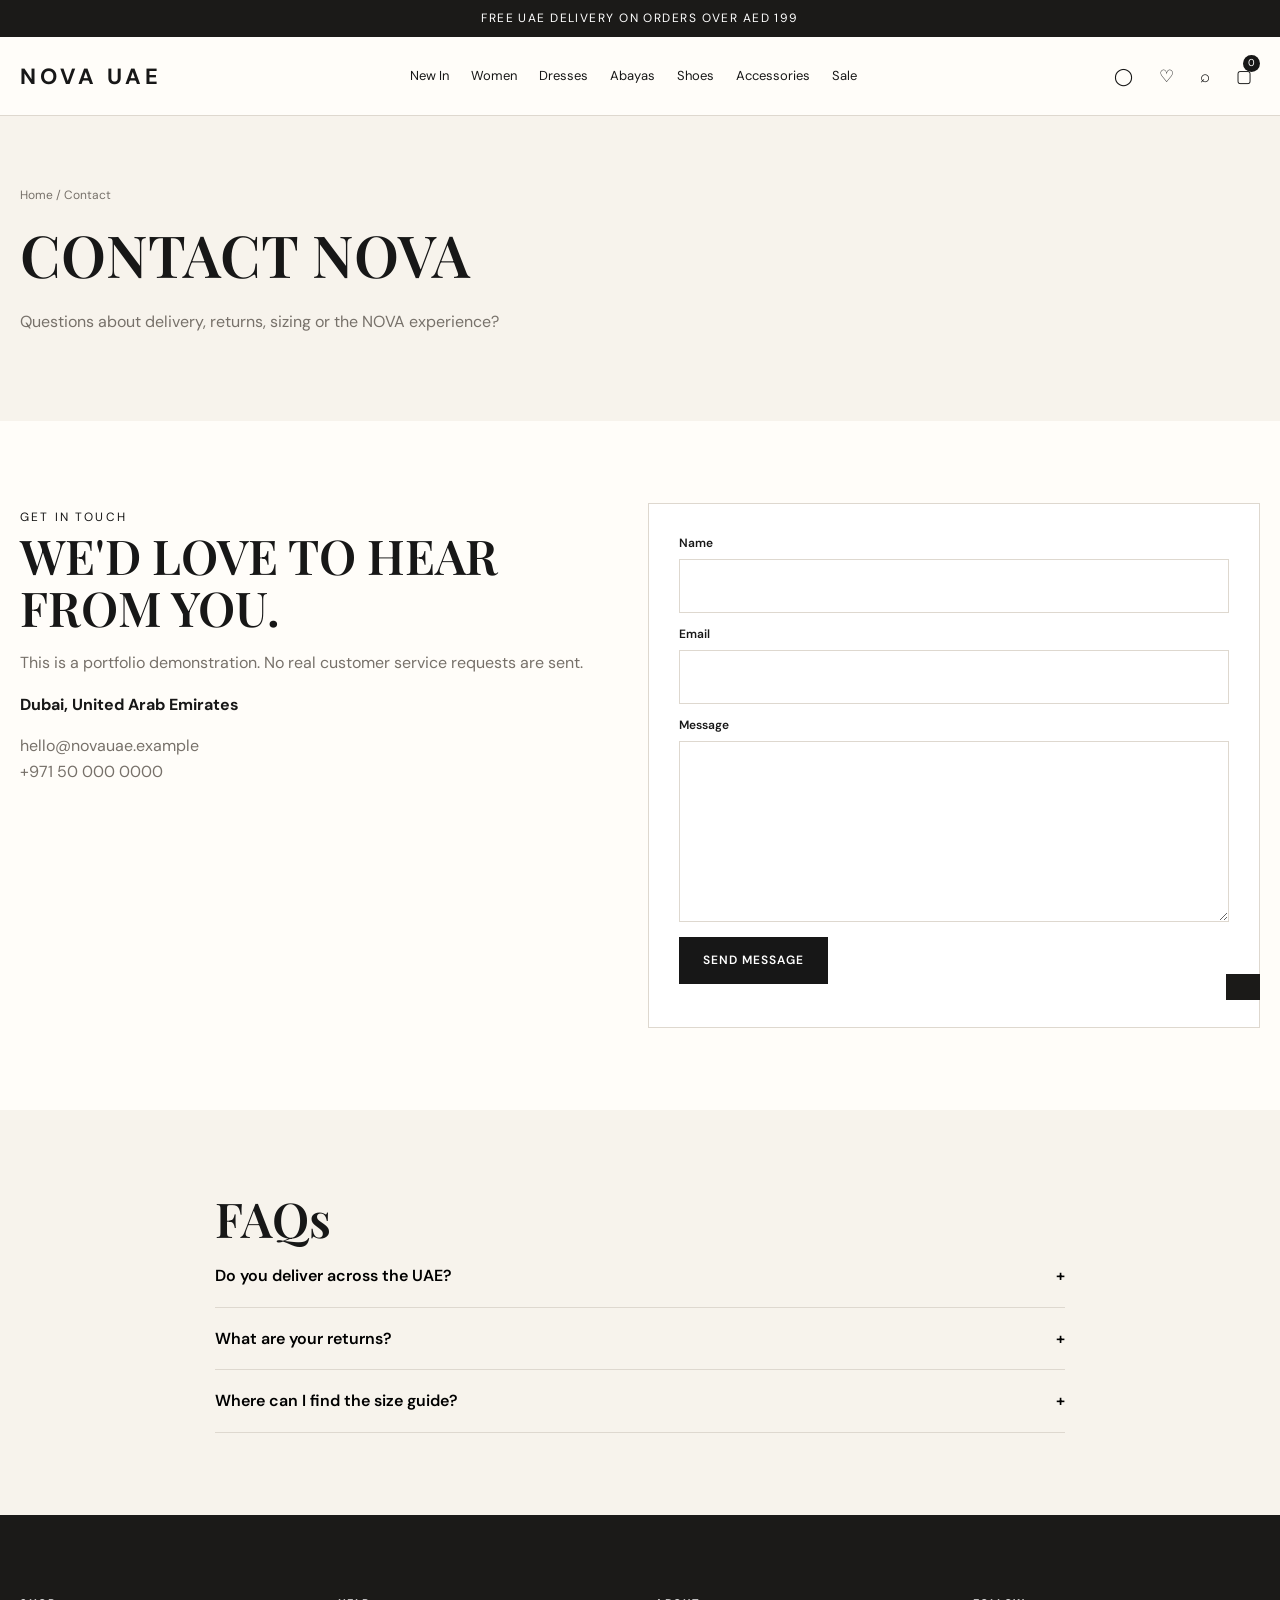
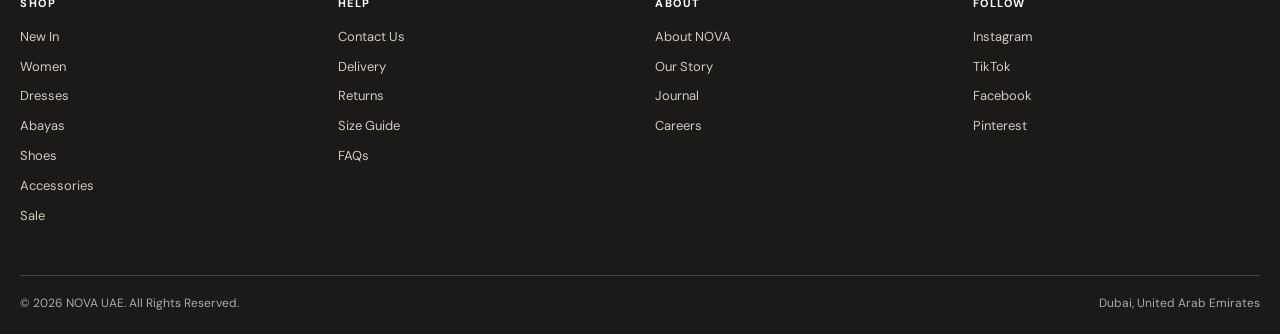
<file: contact.html>
<!doctype html><html lang="en"><head><meta charset="utf-8"><title>Contact NOVA UAE — NOVA UAE</title><meta name="description" content="Contact NOVA UAE for customer support information."><meta name="viewport" content="width=device-width,initial-scale=1">
<meta name="theme-color" content="#1b1a18"><link rel="icon" href="assets/icons/favicon.svg"><meta property="og:type" content="website"><meta property="og:site_name" content="NOVA UAE">
<link rel="canonical" href="https://www.novauae.example/contact.html"><link rel="stylesheet" href="css/style.css">
<script type="application/ld+json">{"@context":"https://schema.org","@type":"OnlineStore","name":"NOVA UAE","url":"https://www.novauae.example/","description":"Contemporary women's fashion for Dubai and the UAE.","brand":{"@type":"Brand","name":"NOVA UAE"},"areaServed":"AE"}</script>
<div class="announcement">FREE UAE DELIVERY ON ORDERS OVER AED 199</div><header class="header"><div class="container"><nav class="nav">
<a class="logo" href="index.html">NOVA UAE</a><div class="navlinks"><a href="shop.html">New In</a><a href="shop.html">Women</a><a href="category.html?cat=Dresses">Dresses</a><a href="category.html?cat=Abayas">Abayas</a><a href="category.html?cat=Shoes">Shoes</a><a href="category.html?cat=Accessories">Accessories</a><a href="shop.html">Sale</a></div>
<div class="actions"><a class="iconbtn account" href="contact.html" aria-label="Account">◯</a><a class="iconbtn wishlist" href="shop.html" aria-label="Wishlist">♡</a><a class="iconbtn" href="shop.html#search" aria-label="Search">⌕</a><a class="iconbtn" href="cart.html" aria-label="Cart">▢<span class="count cart-count">0</span></a><button class="iconbtn hamb" aria-label="Menu">☰</button></div></nav></div></header><main><section class="page-hero"><div class="container"><div class="breadcrumbs"><a href="index.html">Home</a> / Contact</div><h1>CONTACT NOVA</h1><p class="muted">Questions about delivery, returns, sizing or the NOVA experience?</p></div></section><section class="section"><div class="container"><div class="form-grid"><div><span class="eyebrow">Get in touch</span><h2>WE'D LOVE TO HEAR FROM YOU.</h2><p class="muted">This is a portfolio demonstration. No real customer service requests are sent.</p><p><b>Dubai, United Arab Emirates</b></p><p class="muted">hello@novauae.example<br>+971 50 000 0000</p></div><form id="contactForm" class="feature"><div class="field"><label>Name</label><input required name="name" autocomplete="name"></div><div class="field" style="margin-top:12px"><label>Email</label><input required type="email" name="email" autocomplete="email"></div><div class="field" style="margin-top:12px"><label>Message</label><textarea required name="message" rows="6"></textarea></div><button class="btn" style="margin-top:15px">SEND MESSAGE</button><p id="contactSuccess" class="success"></p></form></div></div></section><section id="faq" class="section" style="background:var(--ivory)"><div class="container faq"><h2>FAQs</h2><div class="acc"><button>Do you deliver across the UAE? <span>+</span></button><div class="body">Yes. UAE-wide delivery is part of the NOVA concept.</div></div><div class="acc"><button>What are your returns? <span>+</span></button><div class="body">The project includes an easy returns concept but no real transaction or returns system.</div></div><div class="acc" id="size"><button>Where can I find the size guide? <span>+</span></button><div class="body">Size options are presented on product pages. A production site would link to a detailed measurement chart.</div></div></div></section></main><footer class="footer"><div class="container"><div class="footer-grid">
<div><h4>Shop</h4><a href="shop.html?cat=New%20In">New In</a><a href="shop.html">Women</a><a href="category.html?cat=Dresses">Dresses</a><a href="category.html?cat=Abayas">Abayas</a><a href="category.html?cat=Shoes">Shoes</a><a href="category.html?cat=Accessories">Accessories</a><a href="shop.html">Sale</a></div>
<div><h4>Help</h4><a href="contact.html">Contact Us</a><a href="contact.html#delivery">Delivery</a><a href="contact.html#returns">Returns</a><a href="contact.html#size">Size Guide</a><a href="contact.html#faq">FAQs</a></div>
<div><h4>About</h4><a href="about.html">About NOVA</a><a href="about.html">Our Story</a><a href="blog.html">Journal</a><a href="contact.html">Careers</a></div>
<div><h4>Follow</h4><a href="https://www.instagram.com/" target="_blank" rel="noopener">Instagram</a><a href="https://www.tiktok.com/" target="_blank" rel="noopener">TikTok</a><a href="https://www.facebook.com/" target="_blank" rel="noopener">Facebook</a><a href="https://www.pinterest.com/" target="_blank" rel="noopener">Pinterest</a></div>
</div><div class="footer-bottom"><span>© 2026 NOVA UAE. All Rights Reserved.</span><span>Dubai, United Arab Emirates</span></div></div></footer>
<div class="toast"></div><script src="js/products.js"></script><script src="js/script.js"></script></body></html>
</file>
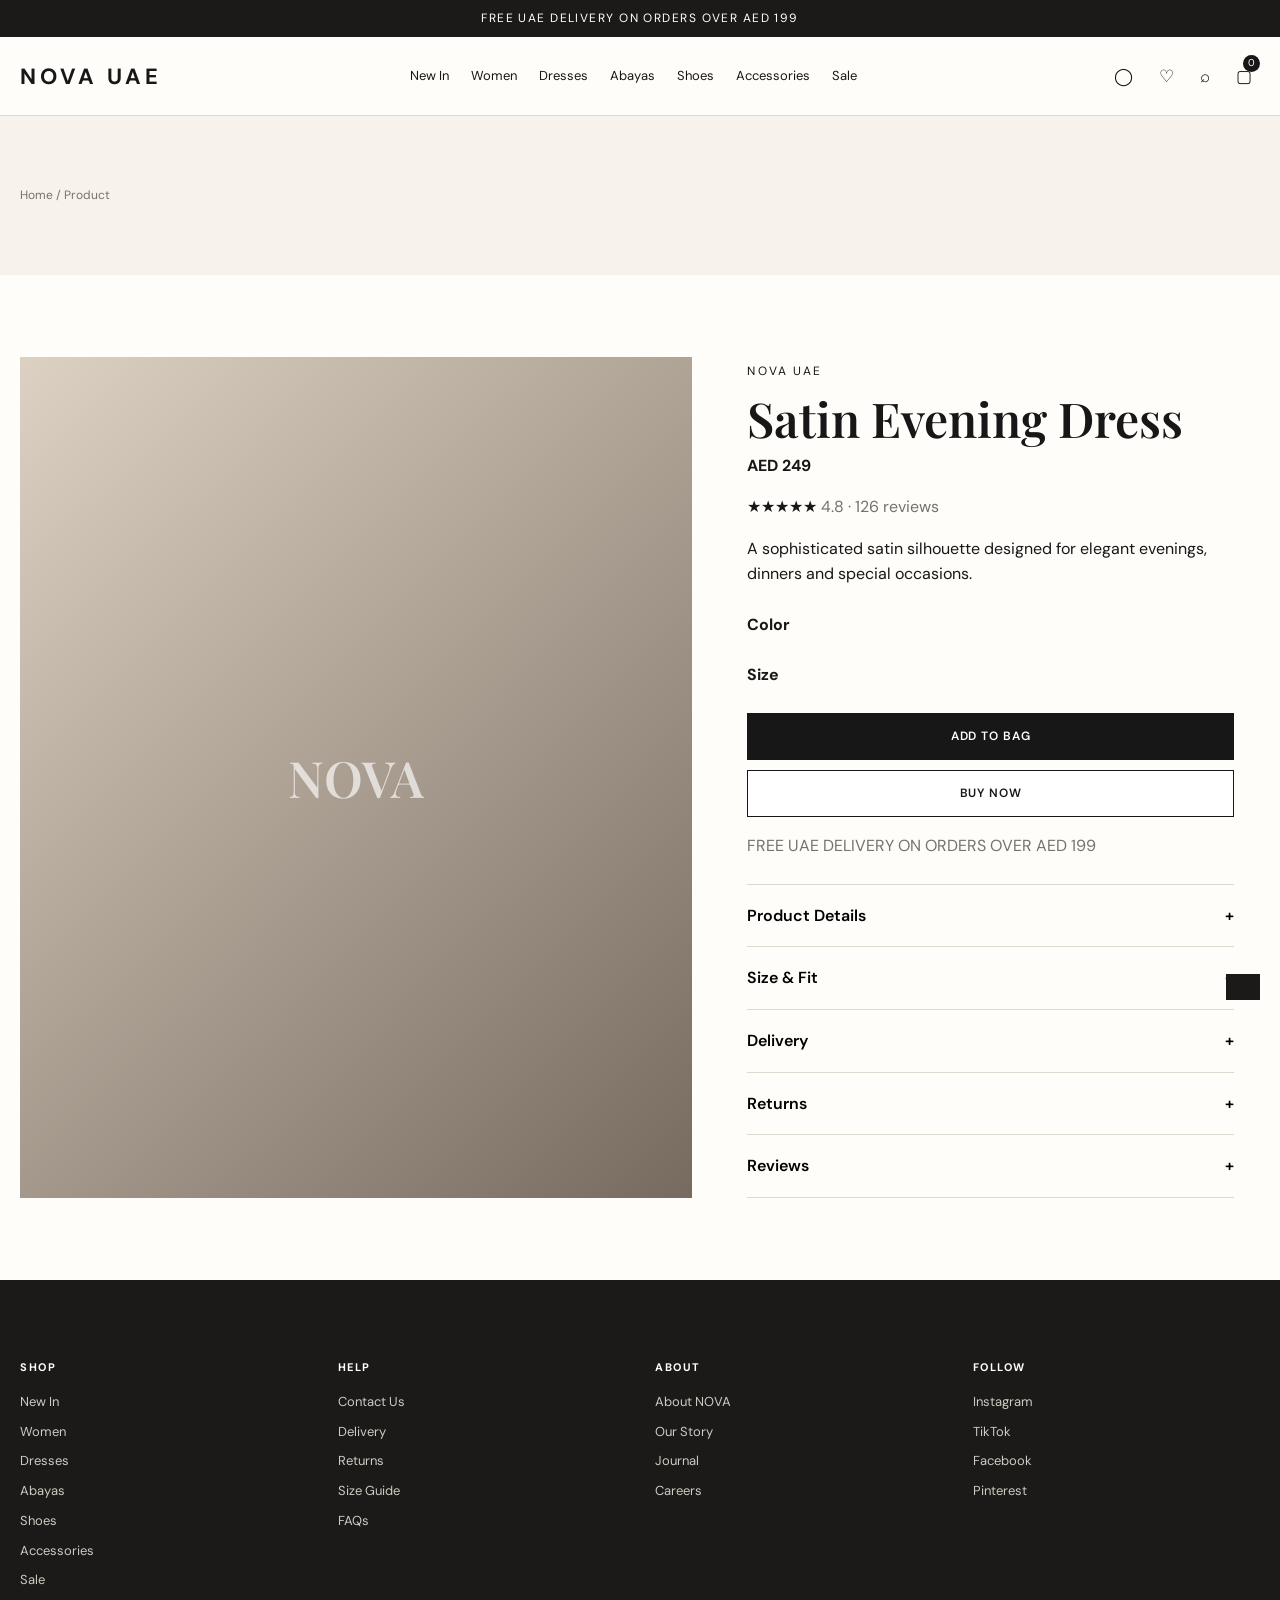
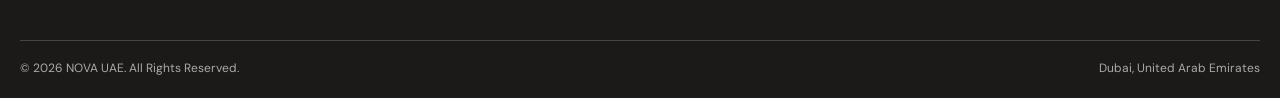
<file: product.html>
<!doctype html><html lang="en"><head><meta charset="utf-8"><title>Satin Evening Dress — NOVA UAE</title><meta name="description" content="Shop contemporary fashion at NOVA UAE."><meta name="viewport" content="width=device-width,initial-scale=1">
<meta name="theme-color" content="#1b1a18"><link rel="icon" href="assets/icons/favicon.svg"><meta property="og:type" content="website"><meta property="og:site_name" content="NOVA UAE">
<link rel="canonical" href="https://www.novauae.example/product.html"><link rel="stylesheet" href="css/style.css">
<script type="application/ld+json">{"@context":"https://schema.org","@type":"OnlineStore","name":"NOVA UAE","url":"https://www.novauae.example/","description":"Contemporary women's fashion for Dubai and the UAE.","brand":{"@type":"Brand","name":"NOVA UAE"},"areaServed":"AE"}</script>
<div class="announcement">FREE UAE DELIVERY ON ORDERS OVER AED 199</div><header class="header"><div class="container"><nav class="nav">
<a class="logo" href="index.html">NOVA UAE</a><div class="navlinks"><a href="shop.html">New In</a><a href="shop.html">Women</a><a href="category.html?cat=Dresses">Dresses</a><a href="category.html?cat=Abayas">Abayas</a><a href="category.html?cat=Shoes">Shoes</a><a href="category.html?cat=Accessories">Accessories</a><a href="shop.html">Sale</a></div>
<div class="actions"><a class="iconbtn account" href="contact.html" aria-label="Account">◯</a><a class="iconbtn wishlist" href="shop.html" aria-label="Wishlist">♡</a><a class="iconbtn" href="shop.html#search" aria-label="Search">⌕</a><a class="iconbtn" href="cart.html" aria-label="Cart">▢<span class="count cart-count">0</span></a><button class="iconbtn hamb" aria-label="Menu">☰</button></div></nav></div></header><main><section class="page-hero"><div class="container"><div class="breadcrumbs"><a href="index.html">Home</a> / Product</div></div></section><section class="section"><div class="container"><div class="product-detail"><div class="gallery-main">NOVA</div><div class="detail"><span class="eyebrow">NOVA UAE</span><h1 data-product-name>Satin Evening Dress</h1><div><strong id="detailPrice">AED 249</strong> <span id="detailOld" class="old"></span></div><div class="rating">★★★★★ <span class="muted">4.8 · 126 reviews</span></div><p id="detailDesc">A sophisticated satin silhouette designed for elegant evenings, dinners and special occasions.</p><div class="option"><b>Color</b><div id="colors" class="swatches"></div></div><div class="option"><b>Size</b><div id="sizes" class="swatches"></div></div><div class="detail-actions"><button id="addDetail" class="btn">ADD TO BAG</button><button id="buyNow" class="btn" style="background:#fff;color:#171717">BUY NOW</button></div><p class="muted">FREE UAE DELIVERY ON ORDERS OVER AED 199</p><div class="accordion"><div class="acc"><button>Product Details <span>+</span></button><div class="body">Contemporary construction, versatile styling and an editorial finish designed for Dubai days and nights.</div></div><div class="acc"><button>Size & Fit <span>+</span></button><div class="body">Available sizes are shown above. Select your usual size and use the size guide for additional fit guidance.</div></div><div class="acc"><button>Delivery <span>+</span></button><div class="body">Free UAE delivery is available on orders over AED 199 in this demonstration.</div></div><div class="acc"><button>Returns <span>+</span></button><div class="body">Returns are part of the intended NOVA experience; no real transactions are processed in this portfolio project.</div></div><div class="acc"><button>Reviews <span>+</span></button><div class="body">Rated 4.8/5 based on 126 sample reviews for demonstration purposes.</div></div></div></div></div></div></section></main><footer class="footer"><div class="container"><div class="footer-grid">
<div><h4>Shop</h4><a href="shop.html?cat=New%20In">New In</a><a href="shop.html">Women</a><a href="category.html?cat=Dresses">Dresses</a><a href="category.html?cat=Abayas">Abayas</a><a href="category.html?cat=Shoes">Shoes</a><a href="category.html?cat=Accessories">Accessories</a><a href="shop.html">Sale</a></div>
<div><h4>Help</h4><a href="contact.html">Contact Us</a><a href="contact.html#delivery">Delivery</a><a href="contact.html#returns">Returns</a><a href="contact.html#size">Size Guide</a><a href="contact.html#faq">FAQs</a></div>
<div><h4>About</h4><a href="about.html">About NOVA</a><a href="about.html">Our Story</a><a href="blog.html">Journal</a><a href="contact.html">Careers</a></div>
<div><h4>Follow</h4><a href="https://www.instagram.com/" target="_blank" rel="noopener">Instagram</a><a href="https://www.tiktok.com/" target="_blank" rel="noopener">TikTok</a><a href="https://www.facebook.com/" target="_blank" rel="noopener">Facebook</a><a href="https://www.pinterest.com/" target="_blank" rel="noopener">Pinterest</a></div>
</div><div class="footer-bottom"><span>© 2026 NOVA UAE. All Rights Reserved.</span><span>Dubai, United Arab Emirates</span></div></div></footer>
<div class="toast"></div><script src="js/products.js"></script><script src="js/script.js"></script></body></html>
</file>
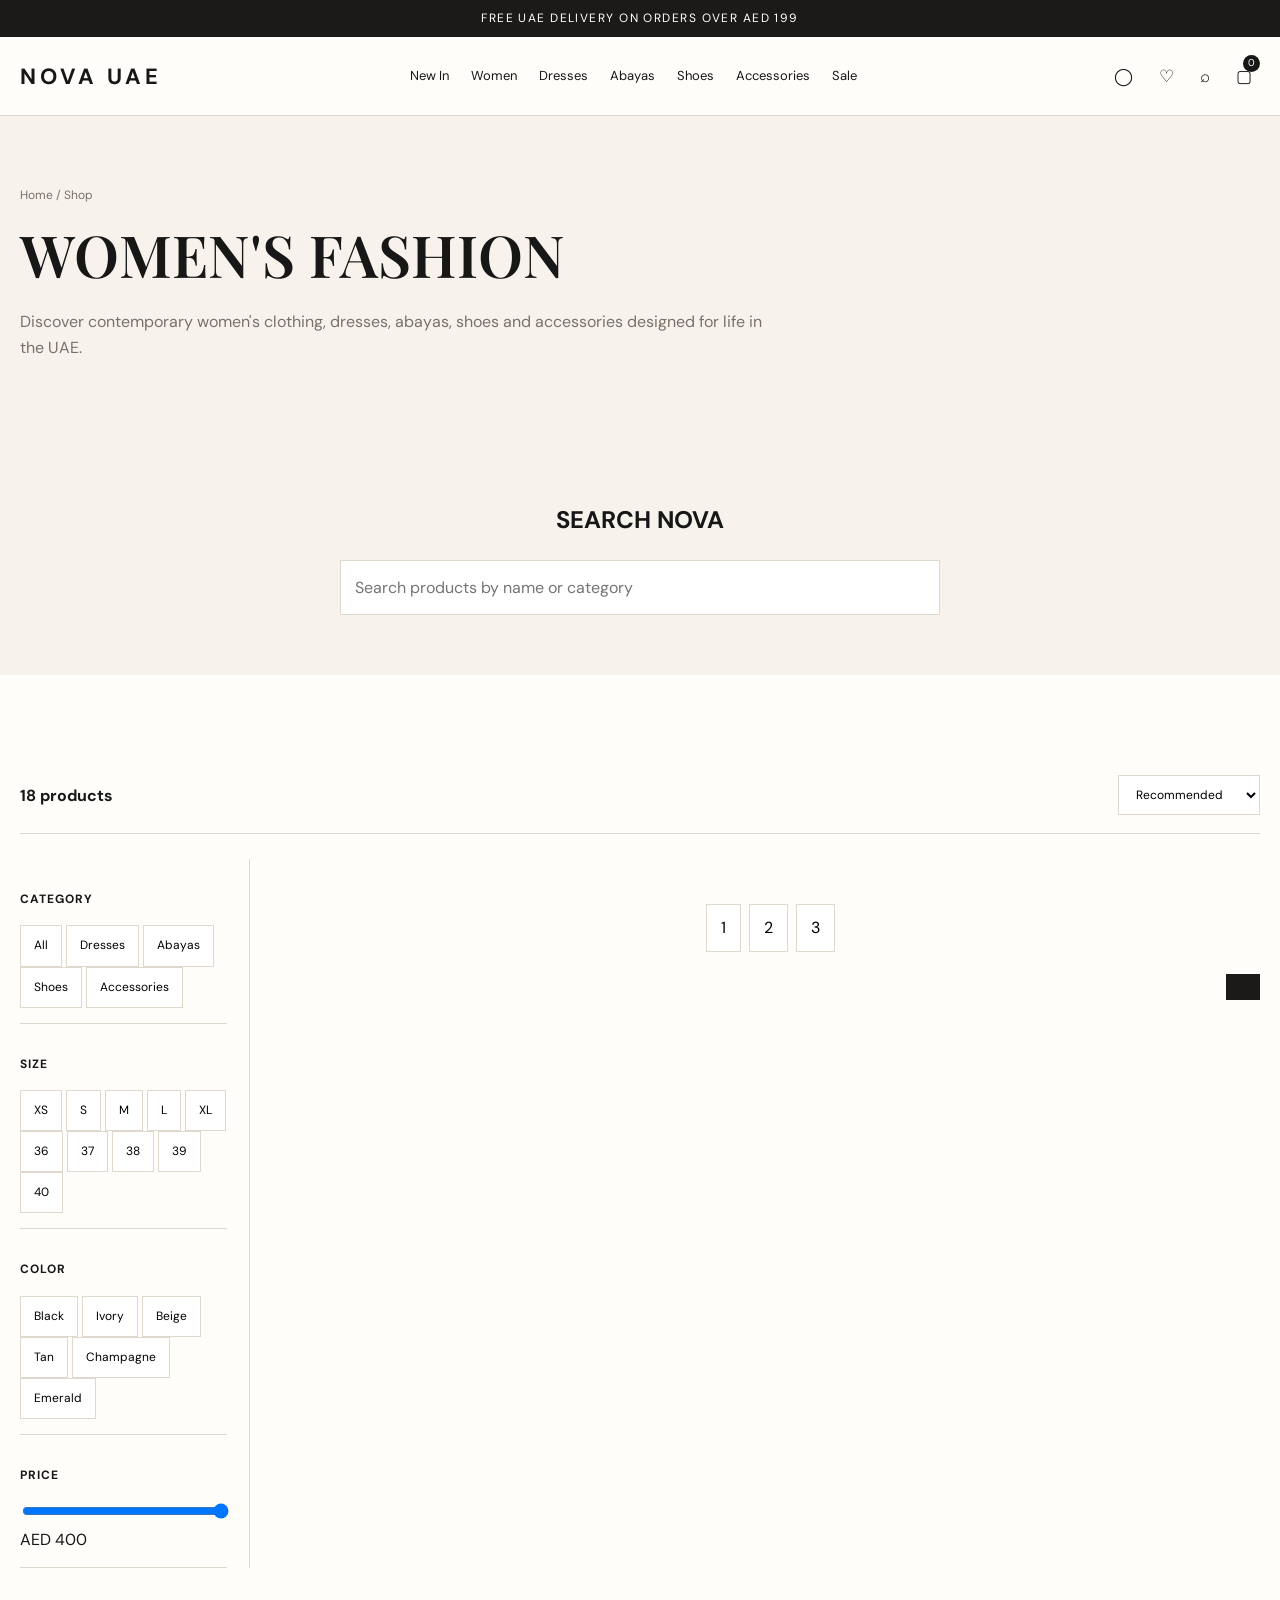
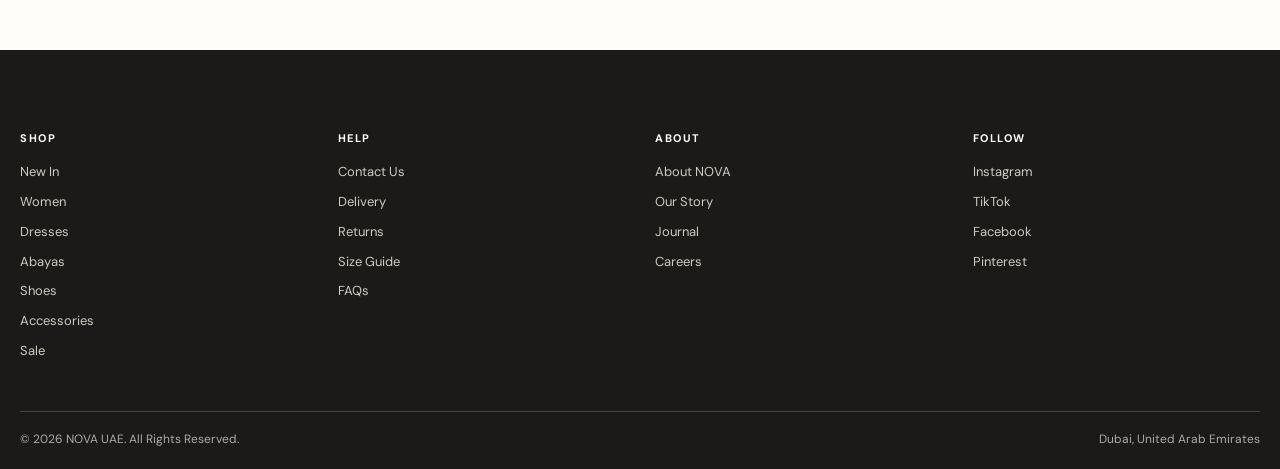
<file: shop.html>
<!doctype html><html lang="en"><head><meta charset="utf-8"><title>Women's Clothing UAE — NOVA UAE</title><meta name="description" content="Shop women's fashion in Dubai and across the UAE."><meta name="viewport" content="width=device-width,initial-scale=1">
<meta name="theme-color" content="#1b1a18"><link rel="icon" href="assets/icons/favicon.svg"><meta property="og:type" content="website"><meta property="og:site_name" content="NOVA UAE">
<link rel="canonical" href="https://www.novauae.example/shop.html"><link rel="stylesheet" href="css/style.css">
<script type="application/ld+json">{"@context":"https://schema.org","@type":"OnlineStore","name":"NOVA UAE","url":"https://www.novauae.example/","description":"Contemporary women's fashion for Dubai and the UAE.","brand":{"@type":"Brand","name":"NOVA UAE"},"areaServed":"AE"}</script>
<div class="announcement">FREE UAE DELIVERY ON ORDERS OVER AED 199</div><header class="header"><div class="container"><nav class="nav">
<a class="logo" href="index.html">NOVA UAE</a><div class="navlinks"><a href="shop.html">New In</a><a href="shop.html">Women</a><a href="category.html?cat=Dresses">Dresses</a><a href="category.html?cat=Abayas">Abayas</a><a href="category.html?cat=Shoes">Shoes</a><a href="category.html?cat=Accessories">Accessories</a><a href="shop.html">Sale</a></div>
<div class="actions"><a class="iconbtn account" href="contact.html" aria-label="Account">◯</a><a class="iconbtn wishlist" href="shop.html" aria-label="Wishlist">♡</a><a class="iconbtn" href="shop.html#search" aria-label="Search">⌕</a><a class="iconbtn" href="cart.html" aria-label="Cart">▢<span class="count cart-count">0</span></a><button class="iconbtn hamb" aria-label="Menu">☰</button></div></nav></div></header><main><section class="page-hero"><div class="container"><div class="breadcrumbs"><a href="index.html">Home</a> / Shop</div><h1>WOMEN'S FASHION</h1><p class="muted" style="max-width:760px">Discover contemporary women's clothing, dresses, abayas, shoes and accessories designed for life in the UAE.</p></div></section>
<section id="search" class="newsletter" style="padding:35px 20px"><div class="container"><h2>SEARCH NOVA</h2><input id="siteSearch" style="width:min(600px,100%);padding:14px;border:1px solid var(--line)" placeholder="Search products by name or category" aria-label="Search products"><div id="searchResults" class="product-grid" style="margin-top:25px"></div></div></section><section class="section"><div class="container"><div class="toolbar"><div><b id="productCount">18 products</b></div><select class="sort" id="sort" aria-label="Sort products"><option value="recommended">Recommended</option><option value="new">Newest</option><option value="low">Price Low → High</option><option value="high">Price High → Low</option></select></div>
<div class="shop-layout"><aside class="filter-panel"><div class="filter-group"><h4>Category</h4><button class="filter-btn" data-cat="">All</button> <button class="filter-btn" data-cat="Dresses">Dresses</button> <button class="filter-btn" data-cat="Abayas">Abayas</button> <button class="filter-btn" data-cat="Shoes">Shoes</button> <button class="filter-btn" data-cat="Accessories">Accessories</button></div><div class="filter-group"><h4>Size</h4><button class="filter-btn" data-size="XS">XS</button> <button class="filter-btn" data-size="S">S</button> <button class="filter-btn" data-size="M">M</button> <button class="filter-btn" data-size="L">L</button> <button class="filter-btn" data-size="XL">XL</button> <button class="filter-btn" data-size="36">36</button> <button class="filter-btn" data-size="37">37</button> <button class="filter-btn" data-size="38">38</button> <button class="filter-btn" data-size="39">39</button> <button class="filter-btn" data-size="40">40</button> </div><div class="filter-group"><h4>Color</h4><button class="filter-btn" data-color="Black">Black</button> <button class="filter-btn" data-color="Ivory">Ivory</button> <button class="filter-btn" data-color="Beige">Beige</button> <button class="filter-btn" data-color="Tan">Tan</button> <button class="filter-btn" data-color="Champagne">Champagne</button> <button class="filter-btn" data-color="Emerald">Emerald</button> </div><div class="filter-group"><h4>Price</h4><input id="priceRange" class="range" type="range" min="50" max="400" value="400"><div id="priceValue">AED 400</div></div></aside><div><div id="shopGrid" class="product-grid"></div><div class="pagination"><button>1</button><button>2</button><button>3</button></div></div></div></div></section></main><footer class="footer"><div class="container"><div class="footer-grid">
<div><h4>Shop</h4><a href="shop.html?cat=New%20In">New In</a><a href="shop.html">Women</a><a href="category.html?cat=Dresses">Dresses</a><a href="category.html?cat=Abayas">Abayas</a><a href="category.html?cat=Shoes">Shoes</a><a href="category.html?cat=Accessories">Accessories</a><a href="shop.html">Sale</a></div>
<div><h4>Help</h4><a href="contact.html">Contact Us</a><a href="contact.html#delivery">Delivery</a><a href="contact.html#returns">Returns</a><a href="contact.html#size">Size Guide</a><a href="contact.html#faq">FAQs</a></div>
<div><h4>About</h4><a href="about.html">About NOVA</a><a href="about.html">Our Story</a><a href="blog.html">Journal</a><a href="contact.html">Careers</a></div>
<div><h4>Follow</h4><a href="https://www.instagram.com/" target="_blank" rel="noopener">Instagram</a><a href="https://www.tiktok.com/" target="_blank" rel="noopener">TikTok</a><a href="https://www.facebook.com/" target="_blank" rel="noopener">Facebook</a><a href="https://www.pinterest.com/" target="_blank" rel="noopener">Pinterest</a></div>
</div><div class="footer-bottom"><span>© 2026 NOVA UAE. All Rights Reserved.</span><span>Dubai, United Arab Emirates</span></div></div></footer>
<div class="toast"></div><script src="js/products.js"></script><script src="js/script.js"></script></body></html>
</file>
<file: css/style.css>
@import url('https://fonts.googleapis.com/css2?family=DM+Sans:wght@400;500;600;700&family=Playfair+Display:wght@500;600;700&display=swap');

:root{--ivory:#f7f3ec;--paper:#fffdf9;--ink:#171717;--muted:#77716a;--line:#ded8cf;--gold:#b69a65;--dark:#1b1a18;--sale:#9b3e36;--max:1240px}
*{box-sizing:border-box}html{scroll-behavior:smooth}body{margin:0;background:var(--paper);color:var(--ink);font-family:"DM Sans",Arial,sans-serif;line-height:1.6}img{max-width:100%;display:block}a{color:inherit;text-decoration:none}button,input,select,textarea{font:inherit}button{cursor:pointer}.container{width:min(var(--max),calc(100% - 40px));margin:auto}.announcement{background:var(--dark);color:#fff;text-align:center;font-size:12px;letter-spacing:.12em;padding:9px}.header{position:sticky;top:0;z-index:30;background:rgba(255,253,249,.96);backdrop-filter:blur(10px);border-bottom:1px solid var(--line)}.nav{min-height:78px;display:flex;align-items:center;gap:28px}.logo{font-size:22px;font-weight:700;letter-spacing:.18em;white-space:nowrap}.navlinks{display:flex;gap:22px;align-items:center;flex:1;justify-content:center;font-size:13px}.navlinks a{position:relative;padding:28px 0}.navlinks a:hover{color:var(--gold)}.actions{display:flex;gap:10px}.iconbtn{border:0;background:none;padding:8px;font-size:17px;position:relative}.count{position:absolute;right:0;top:0;background:var(--ink);color:#fff;width:17px;height:17px;border-radius:50%;font-size:10px;display:grid;place-items:center}.hamb{display:none}.hero{min-height:650px;display:grid;place-items:center;position:relative;overflow:hidden;background:linear-gradient(120deg,#d9d0c3,#8d8175 48%,#252321)}.hero:before{content:"";position:absolute;inset:0;background:radial-gradient(circle at 72% 35%,rgba(255,255,255,.28),transparent 30%)}.hero-copy{position:relative;z-index:1;color:#fff;max-width:650px;text-align:center;padding:80px 20px}.eyebrow{font-size:12px;letter-spacing:.18em;text-transform:uppercase}.hero h1{font:600 clamp(48px,7vw,88px)/.98 "Playfair Display",serif;margin:18px 0}.hero p{font-size:18px;max-width:570px;margin:0 auto 28px;color:#f1ede7}.btns{display:flex;gap:12px;justify-content:center;flex-wrap:wrap}.btn{border:1px solid var(--ink);background:var(--ink);color:#fff;padding:13px 23px;font-weight:600;font-size:12px;letter-spacing:.08em;text-transform:uppercase;transition:.25s}.btn:hover{transform:translateY(-2px)}.btn.light{background:#fff;color:var(--ink);border-color:#fff}.btn.ghost{background:transparent;color:inherit}.section{padding:82px 0}.section-head{display:flex;justify-content:space-between;align-items:end;gap:20px;margin-bottom:30px}.section h2{font:600 clamp(32px,4vw,48px)/1.1 "Playfair Display",serif;margin:0}.muted{color:var(--muted)}.category-grid{display:grid;grid-template-columns:repeat(3,1fr);gap:16px}.category-card{min-height:360px;position:relative;overflow:hidden;background:linear-gradient(135deg,#d8cbbd,#776b60);display:flex;align-items:end;padding:25px;color:#fff}.category-card:nth-child(2){background:linear-gradient(135deg,#b8b0a4,#4f4943)}.category-card:nth-child(3){background:linear-gradient(135deg,#ded4c7,#817367)}.category-card:nth-child(4){background:linear-gradient(135deg,#c7b9a9,#66584e)}.category-card:nth-child(5){background:linear-gradient(135deg,#ddd7cf,#8c8278)}.category-card:nth-child(6){background:linear-gradient(135deg,#c6b39b,#4a4038)}.category-card:after{content:"";position:absolute;inset:0;background:linear-gradient(transparent 35%,rgba(0,0,0,.6))}.category-card>*{position:relative;z-index:1}.category-card h3{font:600 32px "Playfair Display",serif;margin:0}.category-card span{display:block;font-size:12px;text-transform:uppercase;letter-spacing:.1em;margin-top:5px}.product-grid{display:grid;grid-template-columns:repeat(4,1fr);gap:22px}.product-card{position:relative}.product-img{aspect-ratio:3/4;background:linear-gradient(145deg,#eee6dc,#b6aa9e);overflow:hidden;position:relative}.product-img:before{content:"NOVA";position:absolute;inset:0;display:grid;place-items:center;font:600 32px "Playfair Display";color:rgba(255,255,255,.65);letter-spacing:.12em}.product-card:nth-child(3n) .product-img{background:linear-gradient(145deg,#d7d0c6,#8d8379)}.product-card:nth-child(4n) .product-img{background:linear-gradient(145deg,#cfc2b1,#72665b)}.product-img img{width:100%;height:100%;object-fit:cover;transition:.5s}.product-card:hover .product-img img{transform:scale(1.05)}.wish{position:absolute;right:10px;top:10px;border:0;border-radius:50%;width:38px;height:38px;background:#fff;z-index:2}.wish.active{background:var(--ink);color:#fff}.badge{position:absolute;left:10px;top:10px;background:var(--sale);color:#fff;padding:5px 8px;font-size:10px;letter-spacing:.08em;z-index:2}.product-info{padding:13px 2px}.product-info h3{font-size:14px;margin:0 0 4px}.price{font-weight:700}.old{text-decoration:line-through;color:#999;font-weight:400;margin-left:7px}.quick-actions{display:flex;gap:8px;margin-top:10px}.smallbtn{flex:1;padding:10px;border:1px solid var(--line);background:#fff;font-size:11px;text-transform:uppercase;letter-spacing:.07em}.smallbtn.dark{background:var(--ink);color:#fff;border-color:var(--ink)}.split{display:grid;grid-template-columns:1fr 1fr;min-height:470px}.split-visual{background:linear-gradient(135deg,#d8cdc0,#63594f);min-height:470px}.split-copy{background:var(--ivory);display:flex;align-items:center;padding:70px}.split-copy h2{margin-bottom:15px}.features{display:grid;grid-template-columns:repeat(3,1fr);gap:16px}.feature{border:1px solid var(--line);padding:30px;background:#fff}.feature b{display:block;text-transform:uppercase;font-size:12px;letter-spacing:.1em;margin-bottom:8px}.sale-banner{background:var(--dark);color:#fff;text-align:center;padding:70px 20px}.reviews{display:grid;grid-template-columns:repeat(4,1fr);gap:16px}.review{border-top:1px solid var(--line);padding:20px 0}.stars{letter-spacing:.15em}.instagram{display:grid;grid-template-columns:repeat(6,1fr);gap:8px}.insta{aspect-ratio:1;background:linear-gradient(135deg,#d7ccc0,#786c61);display:grid;place-items:center;position:relative}.insta:nth-child(even){background:linear-gradient(135deg,#c6baa9,#4c443d)}.insta span{opacity:0;transition:.25s;color:#fff;text-align:center}.insta:hover span{opacity:1}.newsletter{background:var(--ivory);padding:70px 20px;text-align:center}.newsletter form{max-width:580px;margin:25px auto 0;display:flex}.newsletter input{flex:1;border:1px solid var(--line);padding:14px;background:#fff}.footer{background:var(--dark);color:#fff;padding:65px 0 20px}.footer-grid{display:grid;grid-template-columns:repeat(4,1fr);gap:30px}.footer h4{font-size:11px;letter-spacing:.14em;text-transform:uppercase}.footer a{display:block;color:#cfcac2;font-size:13px;margin:9px 0}.footer-bottom{border-top:1px solid #444;margin-top:40px;padding-top:18px;font-size:12px;color:#aaa;display:flex;justify-content:space-between}.page-hero{background:var(--ivory);padding:70px 0}.page-hero h1{font:600 58px "Playfair Display";margin:10px 0}.breadcrumbs{font-size:12px;color:var(--muted)}.toolbar{display:flex;justify-content:space-between;gap:15px;align-items:center;border-bottom:1px solid var(--line);padding:18px 0;margin-bottom:25px}.filters{display:flex;gap:10px;flex-wrap:wrap}.filter-btn,.sort{border:1px solid var(--line);background:#fff;padding:10px 13px;font-size:12px}.shop-layout{display:grid;grid-template-columns:230px 1fr;gap:30px}.filter-panel{border-right:1px solid var(--line);padding-right:22px}.filter-group{padding:15px 0;border-bottom:1px solid var(--line)}.filter-group h4{font-size:12px;text-transform:uppercase;letter-spacing:.08em}.check{display:block;margin:9px 0;font-size:13px}.range{width:100%}.pagination{display:flex;justify-content:center;gap:8px;margin-top:45px}.pagination button{border:1px solid var(--line);background:#fff;padding:10px 14px}.product-detail{display:grid;grid-template-columns:1.05fr .95fr;gap:55px}.gallery-main{aspect-ratio:4/5;background:linear-gradient(135deg,#ddd1c3,#776b60);display:grid;place-items:center;font:600 50px "Playfair Display";color:rgba(255,255,255,.65)}.detail h1{font:600 48px "Playfair Display";line-height:1.05;margin:10px 0}.rating{margin:15px 0}.option{margin:25px 0}.swatches{display:flex;gap:10px}.swatch,.size{border:1px solid var(--line);background:#fff;padding:9px 14px}.swatch.selected,.size.selected{border-color:var(--ink);box-shadow:inset 0 0 0 1px var(--ink)}.detail-actions{display:grid;gap:10px}.accordion{border-top:1px solid var(--line);margin-top:25px}.acc{border-bottom:1px solid var(--line)}.acc button{width:100%;background:none;border:0;text-align:left;padding:18px 0;font-weight:600;display:flex;justify-content:space-between}.acc .body{display:none;padding:0 0 18px;color:var(--muted)}.acc.open .body{display:block}.cart-layout{display:grid;grid-template-columns:1fr 350px;gap:45px}.cart-item{display:grid;grid-template-columns:100px 1fr auto;gap:18px;padding:20px 0;border-bottom:1px solid var(--line);align-items:center}.cart-thumb{width:100px;height:125px;background:linear-gradient(145deg,#ddd1c3,#82766b)}.qty{display:flex;align-items:center;border:1px solid var(--line);width:max-content}.qty button{border:0;background:#fff;padding:6px 11px}.qty span{padding:0 10px}.summary{background:var(--ivory);padding:25px;height:max-content}.summary-row{display:flex;justify-content:space-between;margin:12px 0}.total{font-size:20px;font-weight:700;border-top:1px solid var(--line);padding-top:15px}.form-grid{display:grid;grid-template-columns:1fr 1fr;gap:16px}.field{display:grid;gap:6px}.field.full{grid-column:1/-1}.field label{font-size:12px;font-weight:600}.field input,.field textarea,.field select{border:1px solid var(--line);padding:13px;background:#fff}.error{color:#a33;font-size:12px}.success{color:#28734d;font-size:13px}.blog-grid{display:grid;grid-template-columns:repeat(3,1fr);gap:25px}.article-card .art-img{aspect-ratio:16/10;background:linear-gradient(135deg,#d8cbbd,#75695f)}.article-card h3{font:600 24px "Playfair Display";margin:12px 0 5px}.article-page{max-width:850px;margin:auto}.article-page h1{font:600 clamp(42px,6vw,68px)/1.05 "Playfair Display"}.article-meta{color:var(--muted);font-size:13px}.article-hero{aspect-ratio:16/7;background:linear-gradient(135deg,#d4c6b7,#655a50);margin:30px 0}.toc{background:var(--ivory);padding:20px;margin:25px 0}.article-page h2{font:600 34px "Playfair Display";margin-top:45px}.faq{max-width:850px;margin:auto}.toast{position:fixed;right:20px;bottom:20px;background:var(--dark);color:#fff;padding:13px 17px;z-index:99;transform:translateY(120px);transition:.3s}.toast.show{transform:none}.modal{position:fixed;inset:0;background:rgba(0,0,0,.55);display:none;place-items:center;z-index:80;padding:20px}.modal.show{display:grid}.modal-box{background:#fff;max-width:700px;width:100%;padding:30px;position:relative}.close{position:absolute;right:15px;top:12px;border:0;background:none;font-size:22px}
@media(max-width:991px){.navlinks{display:none}.hamb{display:block}.nav{justify-content:space-between}.nav.mobile-open .navlinks{display:flex;position:absolute;left:0;right:0;top:78px;background:#fff;flex-direction:column;align-items:flex-start;padding:20px;border-bottom:1px solid var(--line);gap:0}.nav.mobile-open .navlinks a{padding:10px}.product-grid{grid-template-columns:repeat(3,1fr)}.shop-layout{grid-template-columns:1fr}.filter-panel{border-right:0;border-bottom:1px solid var(--line);padding:0 0 20px}.reviews{grid-template-columns:repeat(2,1fr)}.instagram{grid-template-columns:repeat(3,1fr)}.cart-layout{grid-template-columns:1fr}.footer-grid{grid-template-columns:repeat(2,1fr)}}
@media(max-width:575px){.container{width:min(100% - 28px,var(--max))}.announcement{font-size:9px}.nav{min-height:65px}.actions .account,.actions .wishlist{display:none}.nav.mobile-open .navlinks{top:65px}.hero{min-height:570px}.hero h1{font-size:48px}.section{padding:58px 0}.category-grid,.features,.blog-grid{grid-template-columns:1fr}.product-grid{grid-template-columns:repeat(2,1fr);gap:14px}.product-info h3{font-size:13px}.quick-actions .quick{display:none}.split{grid-template-columns:1fr}.split-visual{min-height:300px}.split-copy{padding:45px 25px}.reviews{grid-template-columns:1fr}.instagram{grid-template-columns:repeat(2,1fr)}.newsletter form{flex-direction:column;gap:8px}.footer-grid{grid-template-columns:1fr 1fr}.footer-bottom{display:block}.page-hero h1{font-size:42px}.toolbar{align-items:flex-start;flex-direction:column}.product-detail{grid-template-columns:1fr;gap:25px}.detail h1{font-size:40px}.form-grid{grid-template-columns:1fr}.field.full{grid-column:auto}.cart-item{grid-template-columns:75px 1fr}.cart-item>div:last-child{grid-column:2}.cart-thumb{width:75px;height:95px}}
</file>
